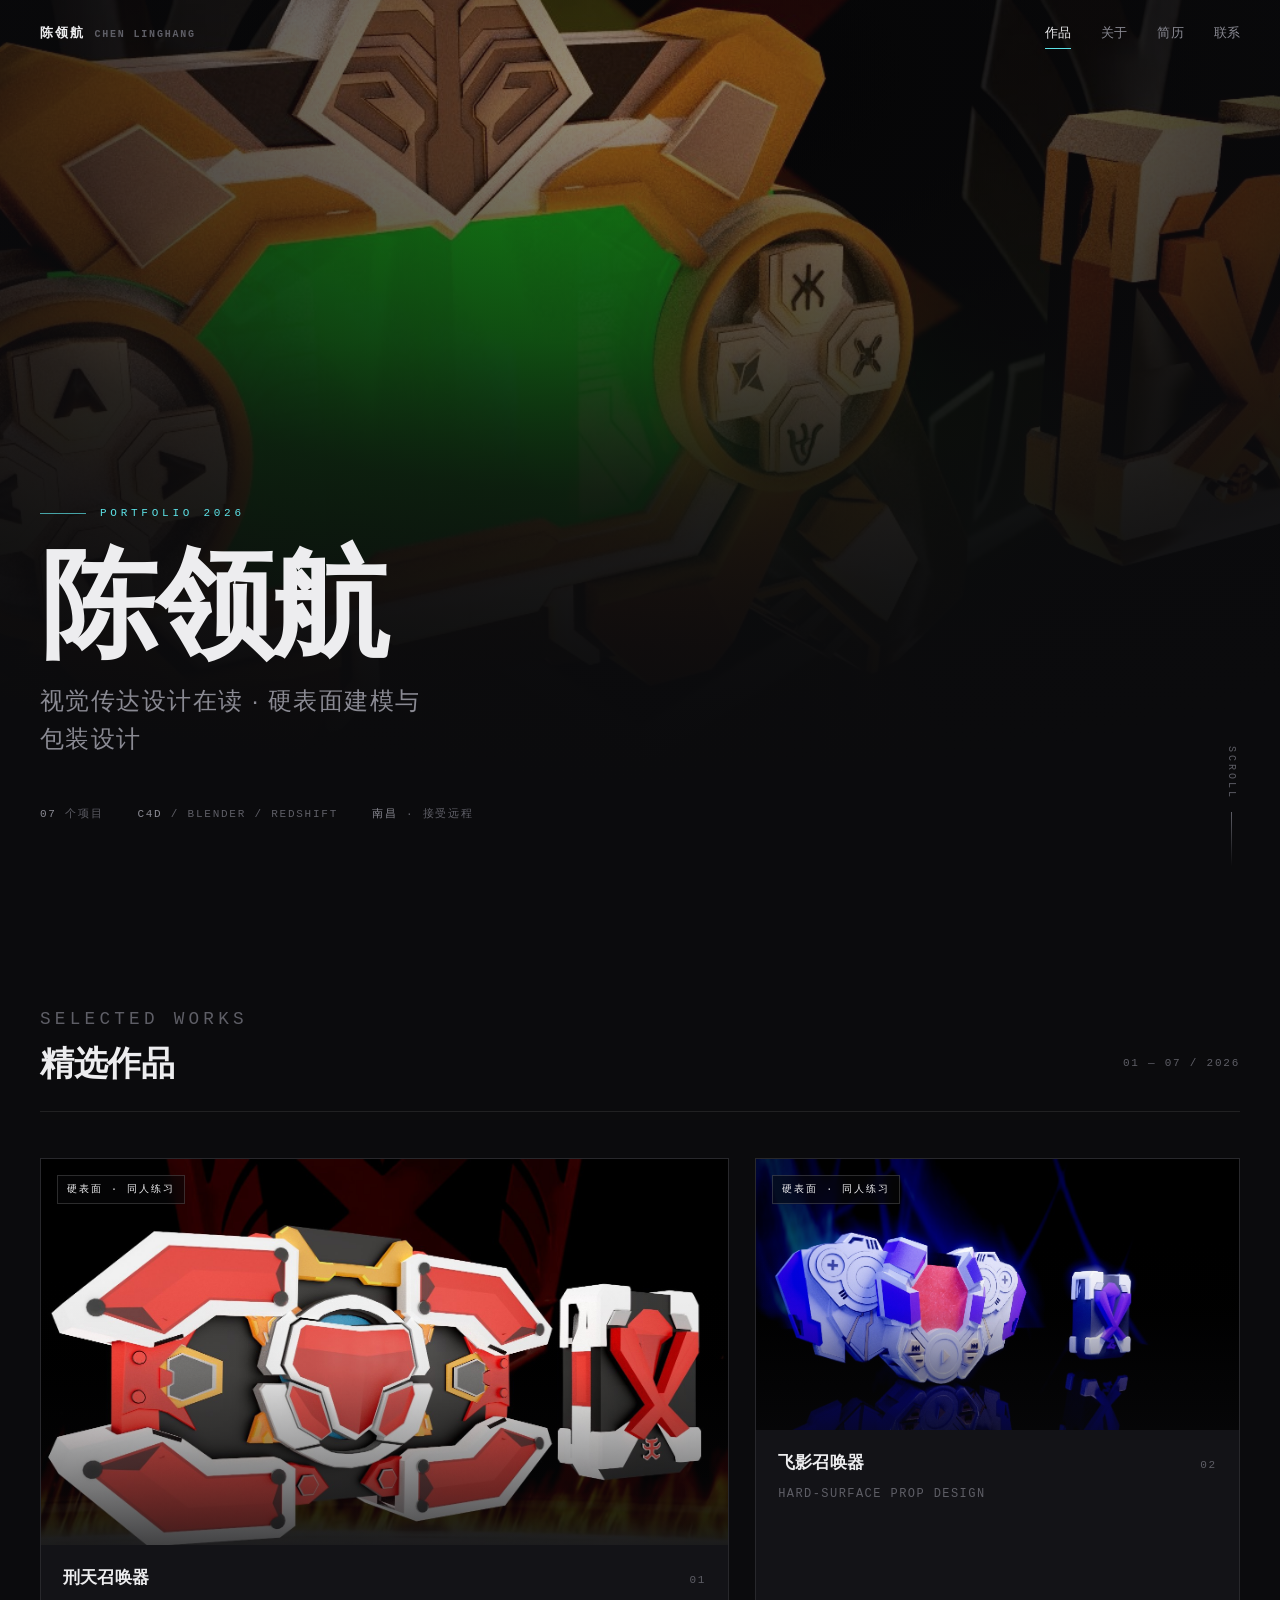
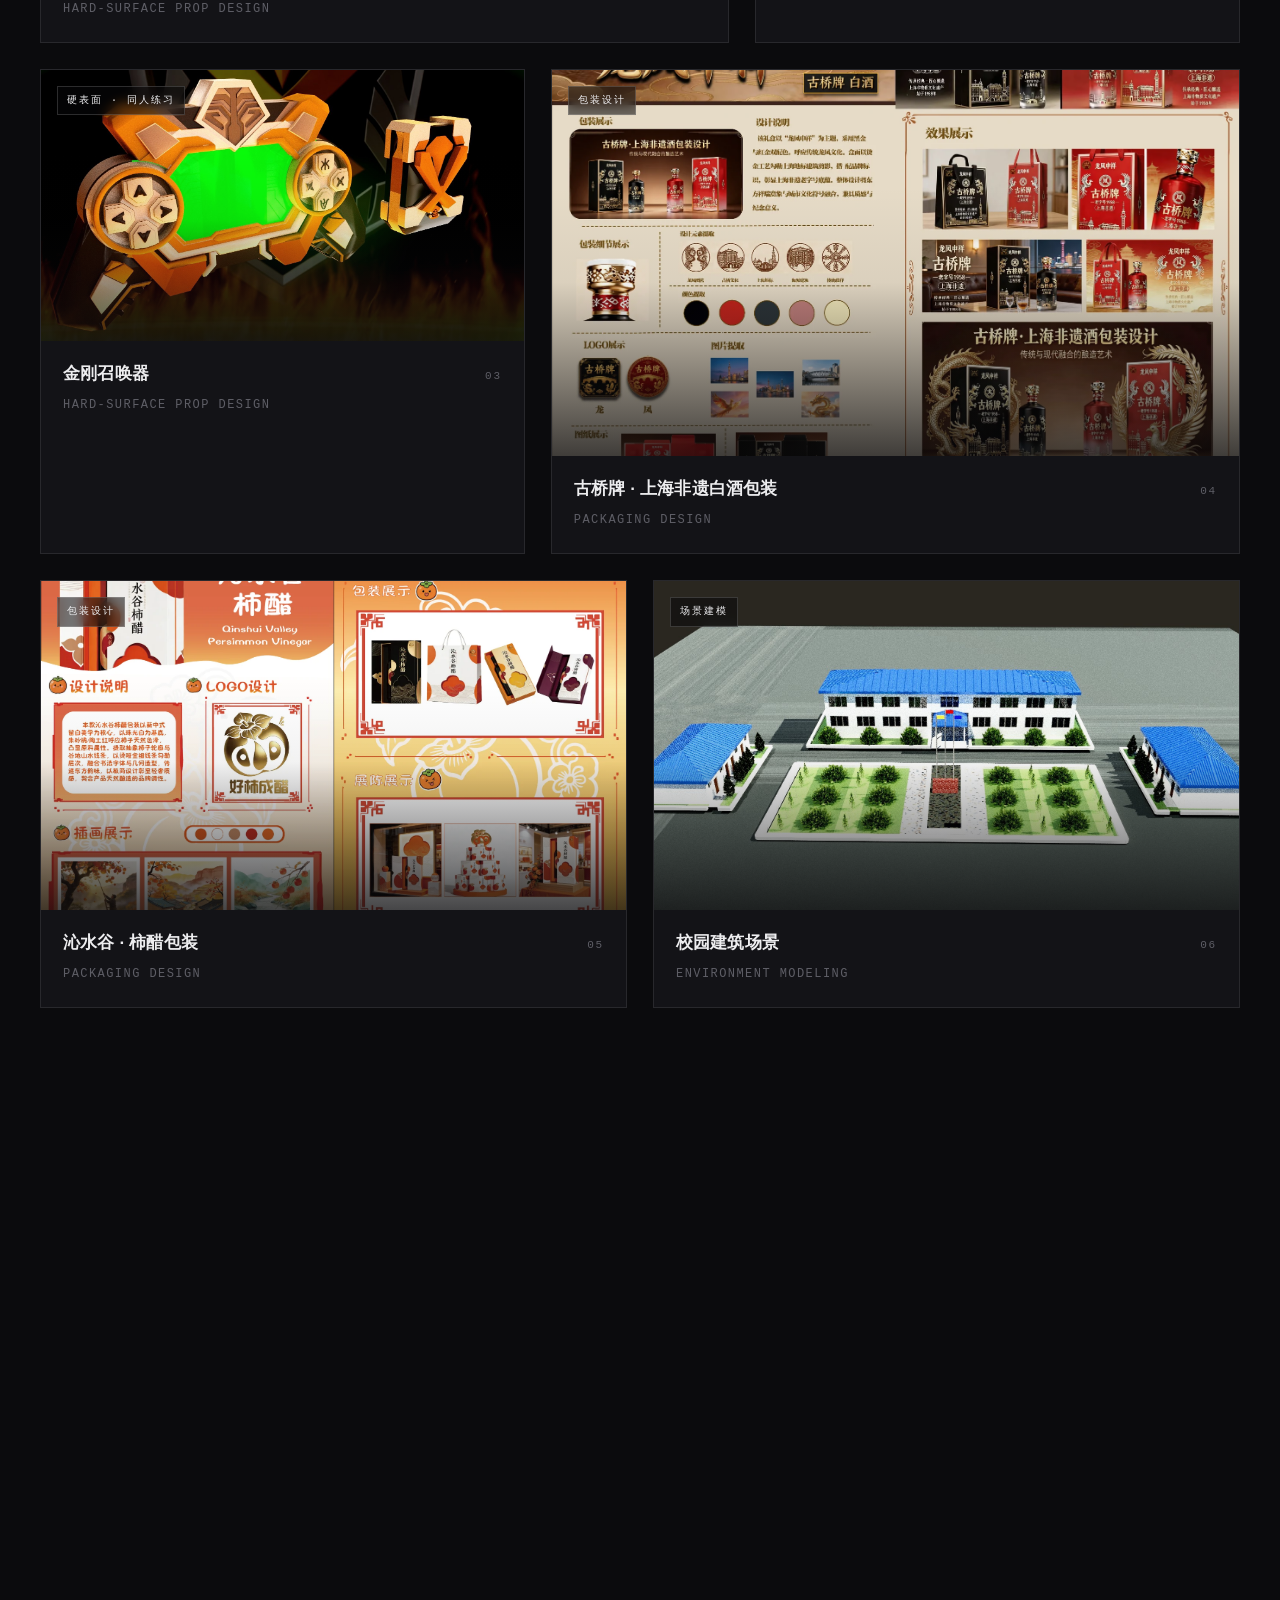
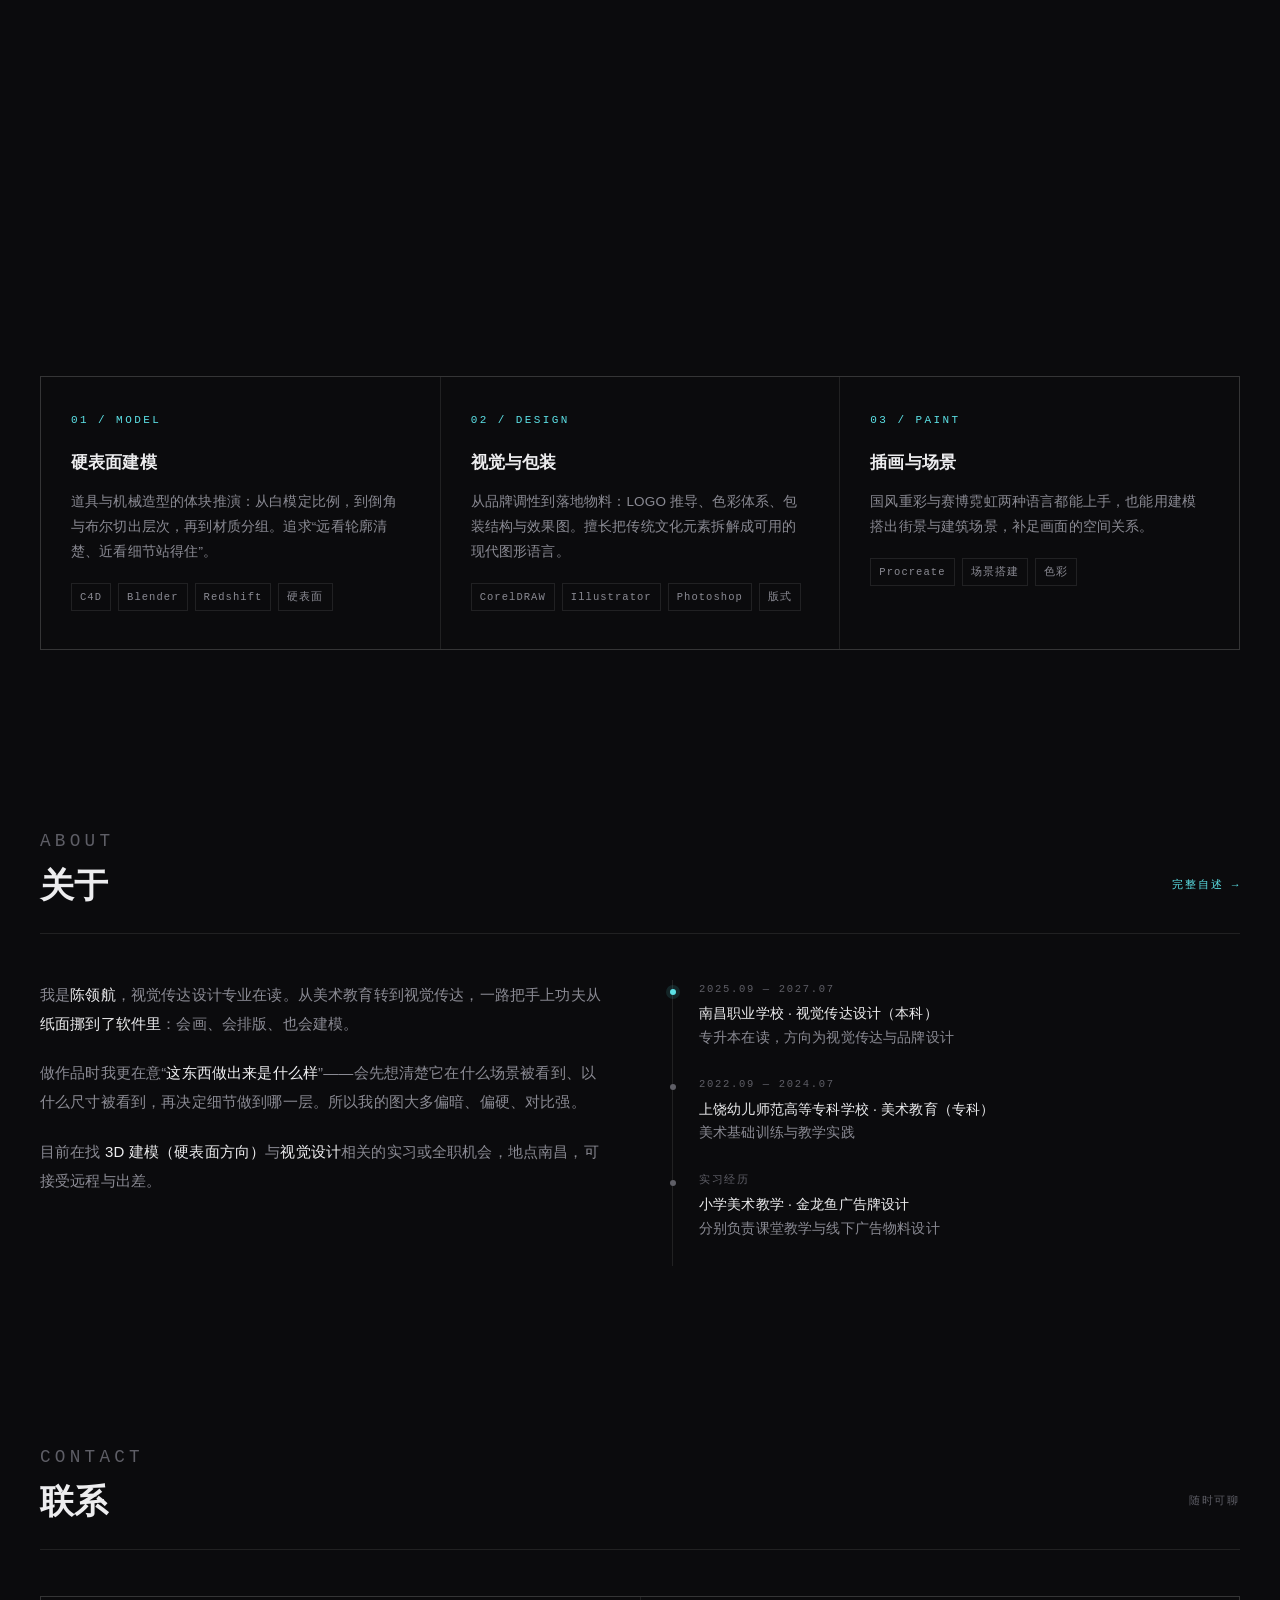
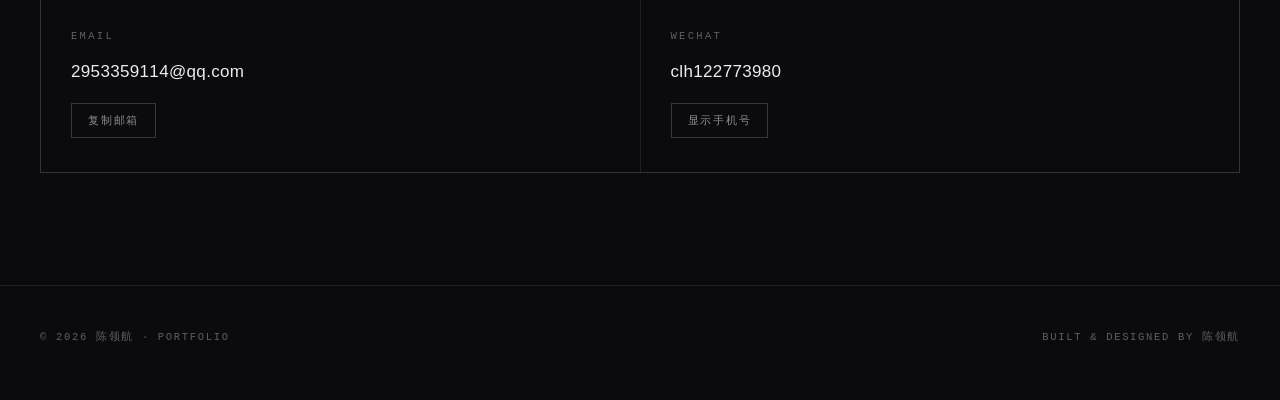
<file: index.html>
<!DOCTYPE html>
<html lang="zh-CN">
<head>
<meta charset="UTF-8">
<meta name="viewport" content="width=device-width, initial-scale=1">
<meta name="robots" content="noindex,nofollow,noarchive,nosnippet">
<title>陈领航 · 作品集 | 硬表面建模 · 包装设计</title>
<meta name="description" content="陈领航的个人作品集：硬表面道具建模、包装设计、建筑场景与插画。">
<link rel="stylesheet" href="assets/css/site.css">
</head>
<body>

<header class="nav">
  <div class="nav__inner">
    <a class="brand" href="index.html">陈领航<small>CHEN LINGHANG</small></a>
    <nav class="nav__links">
      <a href="index.html" aria-current="page">作品</a>
      <a href="about.html">关于</a>
      <a href="resume.html">简历</a>
      <a href="#contact">联系</a>
    </nav>
  </div>
</header>

<!-- ============ 封面 ============ -->
<section class="hero">
  <div class="hero__bg" style="background-image:url('assets/img/jingang-01.jpg')"></div>
  <div class="hero__veil"></div>
  <div class="hero__inner">
    <p class="hero__eyebrow">Portfolio 2026</p>
    <h1>
      陈领航
      <span>视觉传达设计在读 · 硬表面建模与包装设计</span>
    </h1>
    <div class="hero__meta">
      <span><b>07</b> 个项目</span>
      <span><b>C4D</b> / Blender / Redshift</span>
      <span><b>南昌</b> · 接受远程</span>
    </div>
  </div>
  <div class="hero__scroll">SCROLL</div>
</section>

<!-- ============ 精选作品 ============ -->
<section class="section" id="works">
  <div class="wrap">
    <div class="section__head reveal">
      <h2 class="section__title"><em>Selected Works</em>精选作品</h2>
      <p class="section__note">01 — 07 / 2026</p>
    </div>

    <div class="works">

      <a class="card card--7 reveal" href="works/xingtian.html">
        <div class="card__media">
          <span class="card__tag">硬表面 · 同人练习</span>
          <img src="assets/img/xingtian-01-exploded.jpg" alt="刑天召唤器 展开态与合体态" loading="lazy">
        </div>
        <div class="card__body">
          <div>
            <h3 class="card__title">刑天召唤器</h3>
            <span class="card__sub">Hard-surface Prop Design</span>
          </div>
          <span class="card__idx">01</span>
        </div>
      </a>

      <a class="card card--5 reveal" href="works/feiying.html">
        <div class="card__media">
          <span class="card__tag">硬表面 · 同人练习</span>
          <img src="assets/img/feiying-01.png" alt="飞影召唤器 双形态" loading="lazy">
        </div>
        <div class="card__body">
          <div>
            <h3 class="card__title">飞影召唤器</h3>
            <span class="card__sub">Hard-surface Prop Design</span>
          </div>
          <span class="card__idx">02</span>
        </div>
      </a>

      <a class="card card--5 reveal" href="works/jingang.html">
        <div class="card__media">
          <span class="card__tag">硬表面 · 同人练习</span>
          <img src="assets/img/jingang-01.jpg" alt="金刚召唤器 展开态与合体态" loading="lazy">
        </div>
        <div class="card__body">
          <div>
            <h3 class="card__title">金刚召唤器</h3>
            <span class="card__sub">Hard-surface Prop Design</span>
          </div>
          <span class="card__idx">03</span>
        </div>
      </a>

      <a class="card card--7 reveal" href="works/baijiu.html">
        <div class="card__media">
          <span class="card__tag">包装设计</span>
          <img src="assets/img/packaging-baijiu.webp" alt="古桥牌上海非遗白酒包装 项目展板" loading="lazy">
        </div>
        <div class="card__body">
          <div>
            <h3 class="card__title">古桥牌 · 上海非遗白酒包装</h3>
            <span class="card__sub">Packaging Design</span>
          </div>
          <span class="card__idx">04</span>
        </div>
      </a>

      <a class="card card--6 reveal" href="works/vinegar.html">
        <div class="card__media">
          <span class="card__tag">包装设计</span>
          <img src="assets/img/packaging-vinegar.webp" alt="沁水谷柿醋包装 项目展板" loading="lazy">
        </div>
        <div class="card__body">
          <div>
            <h3 class="card__title">沁水谷 · 柿醋包装</h3>
            <span class="card__sub">Packaging Design</span>
          </div>
          <span class="card__idx">05</span>
        </div>
      </a>

      <a class="card card--6 reveal" href="works/campus.html">
        <div class="card__media">
          <span class="card__tag">场景建模</span>
          <img src="assets/img/campus-01-overview.jpg" alt="校园建筑场景 总览" loading="lazy">
        </div>
        <div class="card__body">
          <div>
            <h3 class="card__title">校园建筑场景</h3>
            <span class="card__sub">Environment Modeling</span>
          </div>
          <span class="card__idx">06</span>
        </div>
      </a>

      <a class="card card--12 card--wide reveal" href="works/shoujing.html">
        <div class="card__media">
          <span class="card__tag">插画 · 毕业设计</span>
          <img src="assets/img/shoujing-01-waterink.jpg" alt="福建八闽守境兽录 插画系列" loading="lazy">
        </div>
        <div class="card__body">
          <div>
            <h3 class="card__title">《福建八闽守境兽录》插画系列设计</h3>
            <span class="card__sub">Illustration Series · Graduation Project</span>
          </div>
          <span class="card__idx">07</span>
        </div>
      </a>

    </div>
  </div>
</section>

<!-- ============ 能力 ============ -->
<section class="section section--tight" id="skills">
  <div class="wrap">
    <div class="section__head reveal">
      <h2 class="section__title"><em>Capability</em>我能做什么</h2>
      <p class="section__note">Tools &amp; Scope</p>
    </div>

    <div class="capabilities reveal">
      <div class="cap">
        <span class="cap__no">01 / MODEL</span>
        <h3>硬表面建模</h3>
        <p>道具与机械造型的体块推演：从白模定比例，到倒角与布尔切出层次，再到材质分组。追求“远看轮廓清楚、近看细节站得住”。</p>
        <ul>
          <li>C4D</li><li>Blender</li><li>Redshift</li><li>硬表面</li>
        </ul>
      </div>
      <div class="cap">
        <span class="cap__no">02 / DESIGN</span>
        <h3>视觉与包装</h3>
        <p>从品牌调性到落地物料：LOGO 推导、色彩体系、包装结构与效果图。擅长把传统文化元素拆解成可用的现代图形语言。</p>
        <ul>
          <li>CorelDRAW</li><li>Illustrator</li><li>Photoshop</li><li>版式</li>
        </ul>
      </div>
      <div class="cap">
        <span class="cap__no">03 / PAINT</span>
        <h3>插画与场景</h3>
        <p>国风重彩与赛博霓虹两种语言都能上手，也能用建模搭出街景与建筑场景，补足画面的空间关系。</p>
        <ul>
          <li>Procreate</li><li>场景搭建</li><li>色彩</li>
        </ul>
      </div>
    </div>
  </div>
</section>

<!-- ============ 关于 ============ -->
<section class="section" id="about">
  <div class="wrap">
    <div class="section__head reveal">
      <h2 class="section__title"><em>About</em>关于</h2>
      <p class="section__note"><a href="about.html" style="color:var(--accent)">完整自述 →</a></p>
    </div>

    <div class="about-block">
      <div class="reveal">
        <p>我是<strong>陈领航</strong>，视觉传达设计专业在读。从美术教育转到视觉传达，一路把手上功夫从<strong>纸面挪到了软件里</strong>：会画、会排版、也会建模。</p>
        <p>做作品时我更在意“<strong>这东西做出来是什么样</strong>”——会先想清楚它在什么场景被看到、以什么尺寸被看到，再决定细节做到哪一层。所以我的图大多偏暗、偏硬、对比强。</p>
        <p>目前在找 <strong>3D 建模（硬表面方向）</strong>与<strong>视觉设计</strong>相关的实习或全职机会，地点南昌，可接受远程与出差。</p>
      </div>
      <ul class="timeline reveal">
        <li class="is-now">
          <span>2025.09 — 2027.07</span>
          <b>南昌职业学校 · 视觉传达设计（本科）</b>
          专升本在读，方向为视觉传达与品牌设计
        </li>
        <li>
          <span>2022.09 — 2024.07</span>
          <b>上饶幼儿师范高等专科学校 · 美术教育（专科）</b>
          美术基础训练与教学实践
        </li>
        <li>
          <span>实习经历</span>
          <b>小学美术教学 · 金龙鱼广告牌设计</b>
          分别负责课堂教学与线下广告物料设计
        </li>
      </ul>
    </div>
  </div>
</section>

<!-- ============ 联系 ============ -->
<section class="section section--tight" id="contact">
  <div class="wrap">
    <div class="section__head reveal">
      <h2 class="section__title"><em>Contact</em>联系</h2>
      <p class="section__note">随时可聊</p>
    </div>

    <div class="contact reveal">
      <div class="contact__item">
        <span>Email</span>
        <a href="mailto:2953359114@qq.com">2953359114@qq.com</a>
        <div style="margin-top:16px">
          <button class="btn-ghost" data-copy="2953359114@qq.com">复制邮箱</button>
        </div>
      </div>
      <div class="contact__item">
        <span>WeChat</span>
        <strong>clh122773980</strong>
        <div style="margin-top:16px">
          <button class="btn-ghost" data-phone="13338237396">显示手机号</button>
        </div>
      </div>
    </div>
  </div>
</section>

<footer class="footer">
  <div class="wrap">
    <div class="footer__inner">
      <span>© 2026 陈领航 · Portfolio</span>
      <span>Built &amp; designed by 陈领航</span>
    </div>
  </div>
</footer>

<script src="assets/js/site.js"></script>
</body>
</html>
</file>
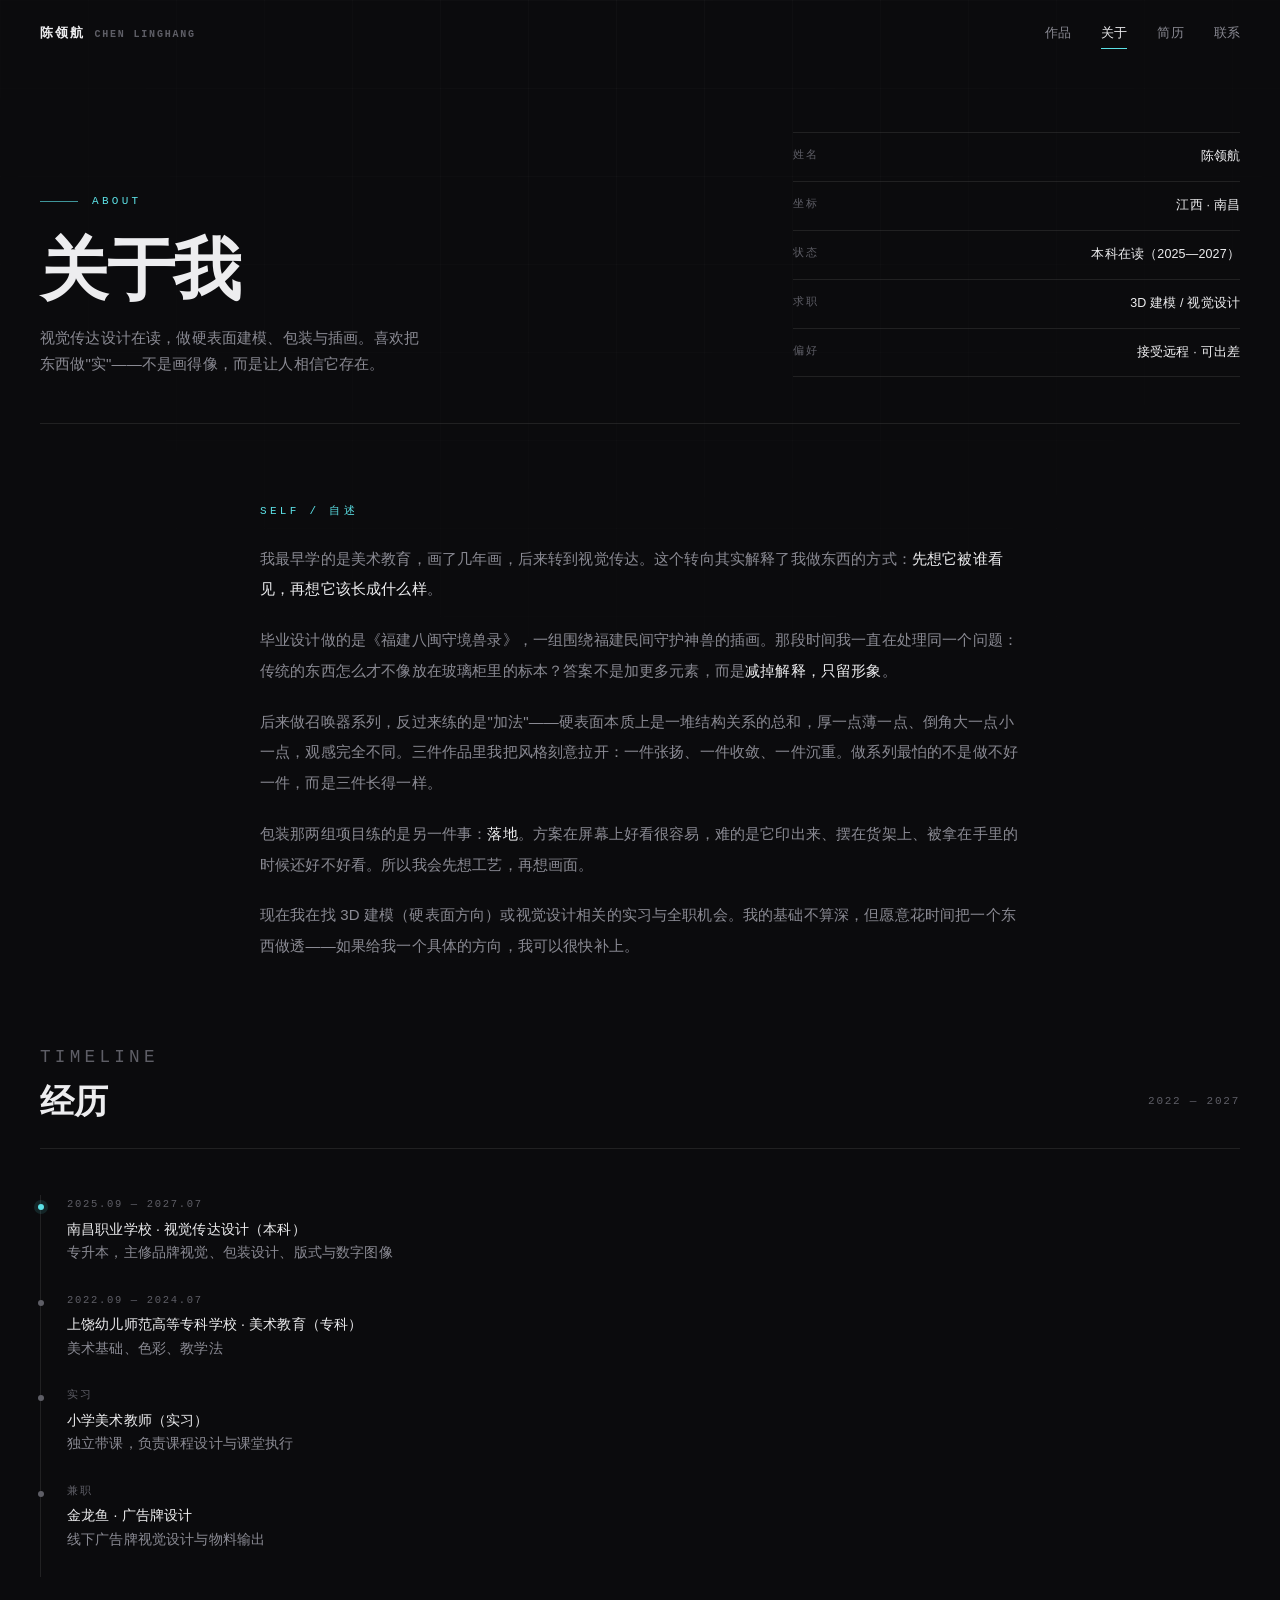
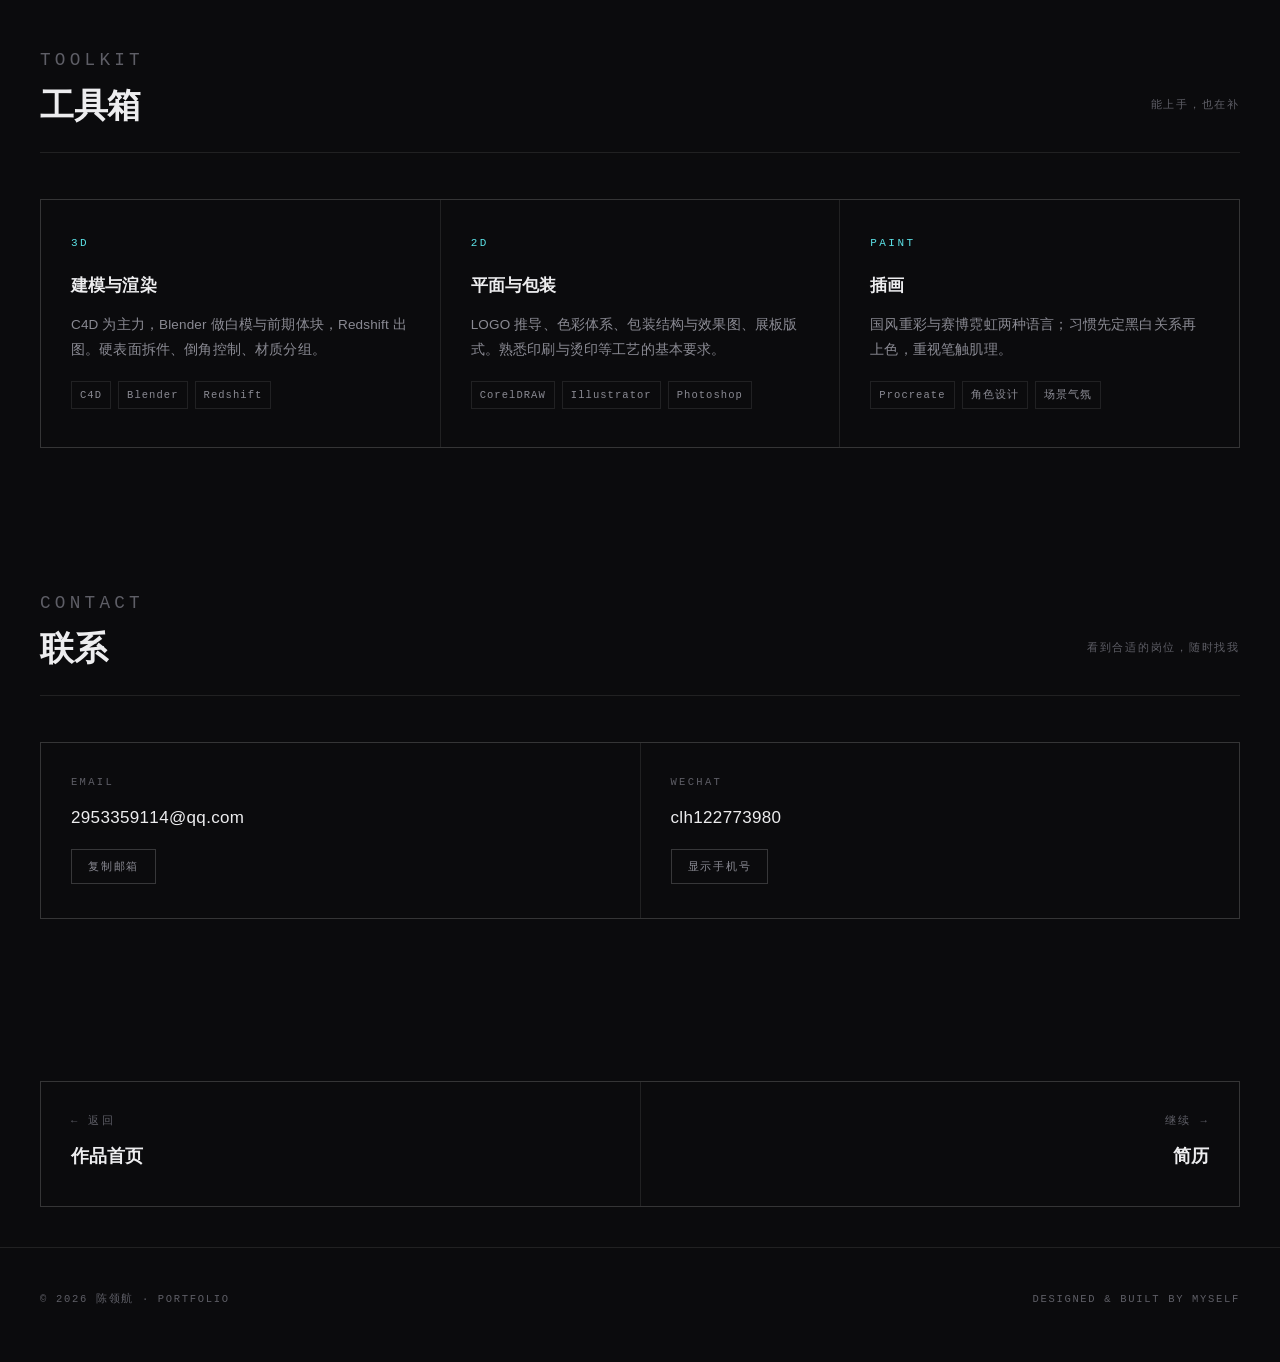
<file: about.html>
<!DOCTYPE html>
<html lang="zh-CN">
<head>
<meta charset="UTF-8">
<meta name="viewport" content="width=device-width, initial-scale=1">
<meta name="robots" content="noindex,nofollow,noarchive,nosnippet">
<title>关于 · 陈领航</title>
<link rel="stylesheet" href="assets/css/site.css">
</head>
<body>

<header class="nav">
  <div class="nav__inner">
    <a class="brand" href="index.html">陈领航<small>CHEN LINGHANG</small></a>
    <nav class="nav__links">
      <a href="index.html">作品</a>
      <a href="about.html" aria-current="page">关于</a>
      <a href="resume.html">简历</a>
      <a href="index.html#contact">联系</a>
    </nav>
  </div>
</header>

<main class="detail">
  <div class="wrap">

    <div class="detail__head">
      <div>
        <p class="detail__kicker">About</p>
        <h1>关于我</h1>
        <p class="detail__sub">视觉传达设计在读，做硬表面建模、包装与插画。喜欢把东西做"实"——不是画得像，而是让人相信它存在。</p>
      </div>
      <dl class="spec">
        <div><dt>姓名</dt><dd>陈领航</dd></div>
        <div><dt>坐标</dt><dd>江西 · 南昌</dd></div>
        <div><dt>状态</dt><dd>本科在读（2025—2027）</dd></div>
        <div><dt>求职</dt><dd>3D 建模 / 视觉设计</dd></div>
        <div><dt>偏好</dt><dd>接受远程 · 可出差</dd></div>
      </dl>
    </div>

    <section class="section" style="padding:78px 0 0">
      <div class="prose">
        <h2>Self / 自述</h2>

        <p>我最早学的是美术教育，画了几年画，后来转到视觉传达。这个转向其实解释了我做东西的方式：<strong>先想它被谁看见，再想它该长成什么样</strong>。</p>

        <p>毕业设计做的是《福建八闽守境兽录》，一组围绕福建民间守护神兽的插画。那段时间我一直在处理同一个问题：传统的东西怎么才不像放在玻璃柜里的标本？答案不是加更多元素，而是<strong>减掉解释，只留形象</strong>。</p>

        <p>后来做召唤器系列，反过来练的是"加法"——硬表面本质上是一堆结构关系的总和，厚一点薄一点、倒角大一点小一点，观感完全不同。三件作品里我把风格刻意拉开：一件张扬、一件收敛、一件沉重。做系列最怕的不是做不好一件，而是三件长得一样。</p>

        <p>包装那两组项目练的是另一件事：<strong>落地</strong>。方案在屏幕上好看很容易，难的是它印出来、摆在货架上、被拿在手里的时候还好不好看。所以我会先想工艺，再想画面。</p>

        <p>现在我在找 3D 建模（硬表面方向）或视觉设计相关的实习与全职机会。我的基础不算深，但愿意花时间把一个东西做透——如果给我一个具体的方向，我可以很快补上。</p>
      </div>
    </section>

    <section class="section" style="padding:64px 0 0">
      <div class="section__head reveal">
        <h2 class="section__title"><em>Timeline</em>经历</h2>
        <p class="section__note">2022 — 2027</p>
      </div>

      <ul class="timeline reveal">
        <li class="is-now">
          <span>2025.09 — 2027.07</span>
          <b>南昌职业学校 · 视觉传达设计（本科）</b>
          专升本，主修品牌视觉、包装设计、版式与数字图像
        </li>
        <li>
          <span>2022.09 — 2024.07</span>
          <b>上饶幼儿师范高等专科学校 · 美术教育（专科）</b>
          美术基础、色彩、教学法
        </li>
        <li>
          <span>实习</span>
          <b>小学美术教师（实习）</b>
          独立带课，负责课程设计与课堂执行
        </li>
        <li>
          <span>兼职</span>
          <b>金龙鱼 · 广告牌设计</b>
          线下广告牌视觉设计与物料输出
        </li>
      </ul>
    </section>

    <section class="section section--tight">
      <div class="section__head reveal">
        <h2 class="section__title"><em>Toolkit</em>工具箱</h2>
        <p class="section__note">能上手，也在补</p>
      </div>

      <div class="capabilities reveal">
        <div class="cap">
          <span class="cap__no">3D</span>
          <h3>建模与渲染</h3>
          <p>C4D 为主力，Blender 做白模与前期体块，Redshift 出图。硬表面拆件、倒角控制、材质分组。</p>
          <ul><li>C4D</li><li>Blender</li><li>Redshift</li></ul>
        </div>
        <div class="cap">
          <span class="cap__no">2D</span>
          <h3>平面与包装</h3>
          <p>LOGO 推导、色彩体系、包装结构与效果图、展板版式。熟悉印刷与烫印等工艺的基本要求。</p>
          <ul><li>CorelDRAW</li><li>Illustrator</li><li>Photoshop</li></ul>
        </div>
        <div class="cap">
          <span class="cap__no">PAINT</span>
          <h3>插画</h3>
          <p>国风重彩与赛博霓虹两种语言；习惯先定黑白关系再上色，重视笔触肌理。</p>
          <ul><li>Procreate</li><li>角色设计</li><li>场景气氛</li></ul>
        </div>
      </div>
    </section>

    <section class="section section--tight" id="contact">
      <div class="section__head reveal">
        <h2 class="section__title"><em>Contact</em>联系</h2>
        <p class="section__note">看到合适的岗位，随时找我</p>
      </div>

      <div class="contact reveal">
        <div class="contact__item">
          <span>Email</span>
          <a href="mailto:2953359114@qq.com">2953359114@qq.com</a>
          <div style="margin-top:16px">
            <button class="btn-ghost" data-copy="2953359114@qq.com">复制邮箱</button>
          </div>
        </div>
        <div class="contact__item">
          <span>WeChat</span>
          <strong>clh122773980</strong>
          <div style="margin-top:16px">
            <button class="btn-ghost" data-phone="13338237396">显示手机号</button>
          </div>
        </div>
      </div>
    </section>

    <nav class="pager">
      <a class="prev" href="index.html">
        <span>← 返回</span>
        <strong>作品首页</strong>
      </a>
      <a class="next" href="resume.html">
        <span>继续 →</span>
        <strong>简历</strong>
      </a>
    </nav>

  </div>
</main>

<footer class="footer">
  <div class="wrap">
    <div class="footer__inner">
      <span>© 2026 陈领航 · Portfolio</span>
      <span>Designed &amp; built by myself</span>
    </div>
  </div>
</footer>

<script src="assets/js/site.js"></script>
</body>
</html>
</file>
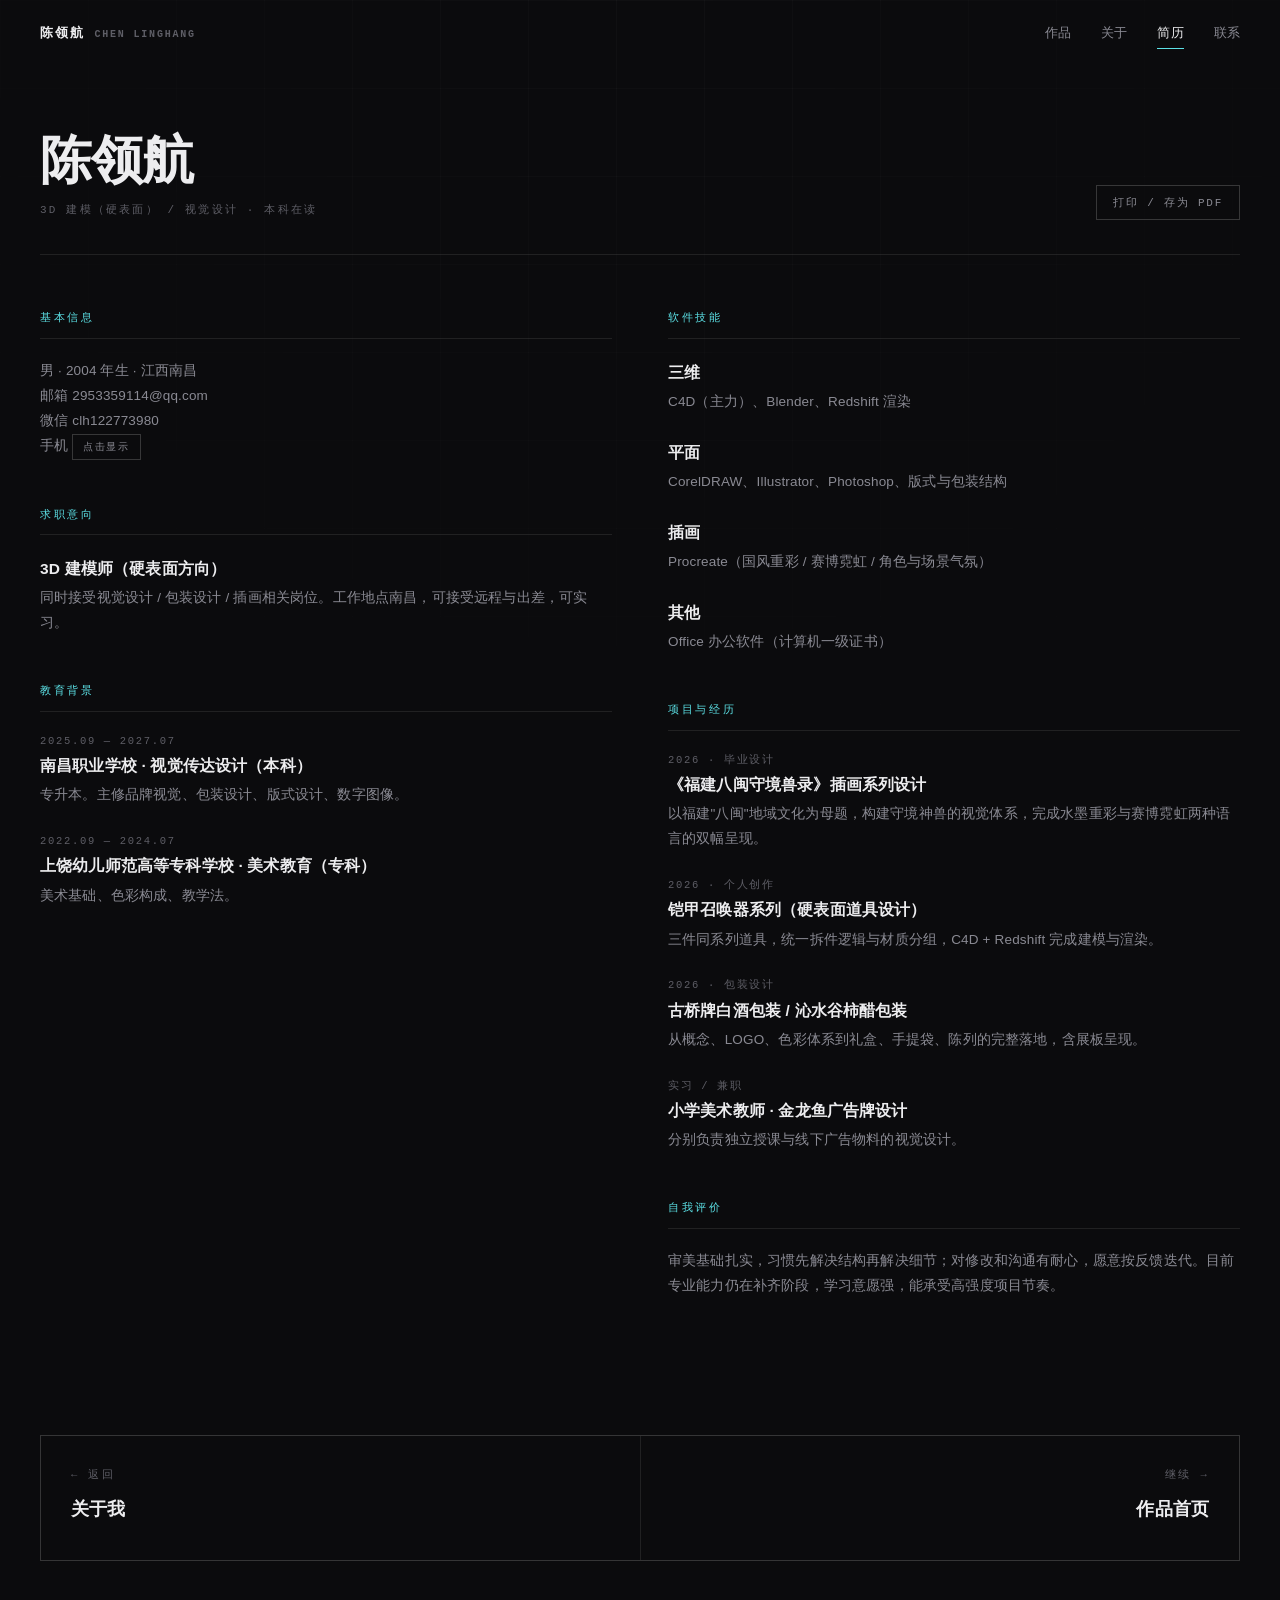
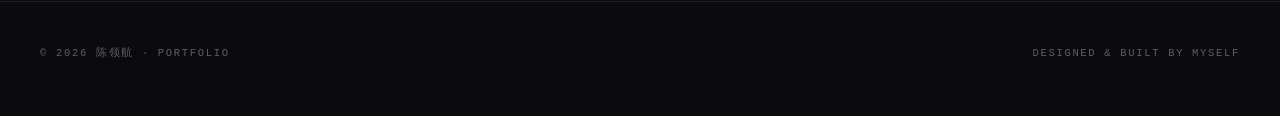
<file: resume.html>
<!DOCTYPE html>
<html lang="zh-CN">
<head>
<meta charset="UTF-8">
<meta name="viewport" content="width=device-width, initial-scale=1">
<meta name="robots" content="noindex,nofollow,noarchive,nosnippet">
<title>简历 · 陈领航</title>
<link rel="stylesheet" href="assets/css/site.css">
</head>
<body>

<header class="nav">
  <div class="nav__inner">
    <a class="brand" href="index.html">陈领航<small>CHEN LINGHANG</small></a>
    <nav class="nav__links">
      <a href="index.html">作品</a>
      <a href="about.html">关于</a>
      <a href="resume.html" aria-current="page">简历</a>
      <a href="index.html#contact">联系</a>
    </nav>
  </div>
</header>

<main class="detail">
  <div class="wrap">

    <div class="resume-head">
      <div>
        <h1>陈领航</h1>
        <p>3D 建模（硬表面） / 视觉设计 · 本科在读</p>
      </div>
      <button class="btn-ghost" onclick="window.print()">打印 / 存为 PDF</button>
    </div>

    <div class="resume-grid">

      <div>
        <div class="resume-block">
          <h2>基本信息</h2>
          <div class="resume-item">
            <p>男 · 2004 年生 · 江西南昌<br>
            邮箱 2953359114@qq.com<br>
            微信 clh122773980<br>
            手机 <button class="btn-ghost" style="padding:5px 10px;font-size:10px" data-phone="13338237396">点击显示</button></p>
          </div>
        </div>

        <div class="resume-block">
          <h2>求职意向</h2>
          <div class="resume-item">
            <h3>3D 建模师（硬表面方向）</h3>
            <p>同时接受视觉设计 / 包装设计 / 插画相关岗位。工作地点南昌，可接受远程与出差，可实习。</p>
          </div>
        </div>

        <div class="resume-block">
          <h2>教育背景</h2>
          <div class="resume-item">
            <em>2025.09 — 2027.07</em>
            <h3>南昌职业学校 · 视觉传达设计（本科）</h3>
            <p>专升本。主修品牌视觉、包装设计、版式设计、数字图像。</p>
          </div>
          <div class="resume-item">
            <em>2022.09 — 2024.07</em>
            <h3>上饶幼儿师范高等专科学校 · 美术教育（专科）</h3>
            <p>美术基础、色彩构成、教学法。</p>
          </div>
        </div>
      </div>

      <div>
        <div class="resume-block">
          <h2>软件技能</h2>
          <div class="resume-item">
            <h3>三维</h3>
            <p>C4D（主力）、Blender、Redshift 渲染</p>
          </div>
          <div class="resume-item">
            <h3>平面</h3>
            <p>CorelDRAW、Illustrator、Photoshop、版式与包装结构</p>
          </div>
          <div class="resume-item">
            <h3>插画</h3>
            <p>Procreate（国风重彩 / 赛博霓虹 / 角色与场景气氛）</p>
          </div>
          <div class="resume-item">
            <h3>其他</h3>
            <p>Office 办公软件（计算机一级证书）</p>
          </div>
        </div>

        <div class="resume-block">
          <h2>项目与经历</h2>
          <div class="resume-item">
            <em>2026 · 毕业设计</em>
            <h3>《福建八闽守境兽录》插画系列设计</h3>
            <p>以福建"八闽"地域文化为母题，构建守境神兽的视觉体系，完成水墨重彩与赛博霓虹两种语言的双幅呈现。</p>
          </div>
          <div class="resume-item">
            <em>2026 · 个人创作</em>
            <h3>铠甲召唤器系列（硬表面道具设计）</h3>
            <p>三件同系列道具，统一拆件逻辑与材质分组，C4D + Redshift 完成建模与渲染。</p>
          </div>
          <div class="resume-item">
            <em>2026 · 包装设计</em>
            <h3>古桥牌白酒包装 / 沁水谷柿醋包装</h3>
            <p>从概念、LOGO、色彩体系到礼盒、手提袋、陈列的完整落地，含展板呈现。</p>
          </div>
          <div class="resume-item">
            <em>实习 / 兼职</em>
            <h3>小学美术教师 · 金龙鱼广告牌设计</h3>
            <p>分别负责独立授课与线下广告物料的视觉设计。</p>
          </div>
        </div>

        <div class="resume-block">
          <h2>自我评价</h2>
          <div class="resume-item">
            <p>审美基础扎实，习惯先解决结构再解决细节；对修改和沟通有耐心，愿意按反馈迭代。目前专业能力仍在补齐阶段，学习意愿强，能承受高强度项目节奏。</p>
          </div>
        </div>
      </div>

    </div>

    <nav class="pager">
      <a class="prev" href="about.html">
        <span>← 返回</span>
        <strong>关于我</strong>
      </a>
      <a class="next" href="index.html">
        <span>继续 →</span>
        <strong>作品首页</strong>
      </a>
    </nav>

  </div>
</main>

<footer class="footer">
  <div class="wrap">
    <div class="footer__inner">
      <span>© 2026 陈领航 · Portfolio</span>
      <span>Designed &amp; built by myself</span>
    </div>
  </div>
</footer>

<script src="assets/js/site.js"></script>
</body>
</html>
</file>
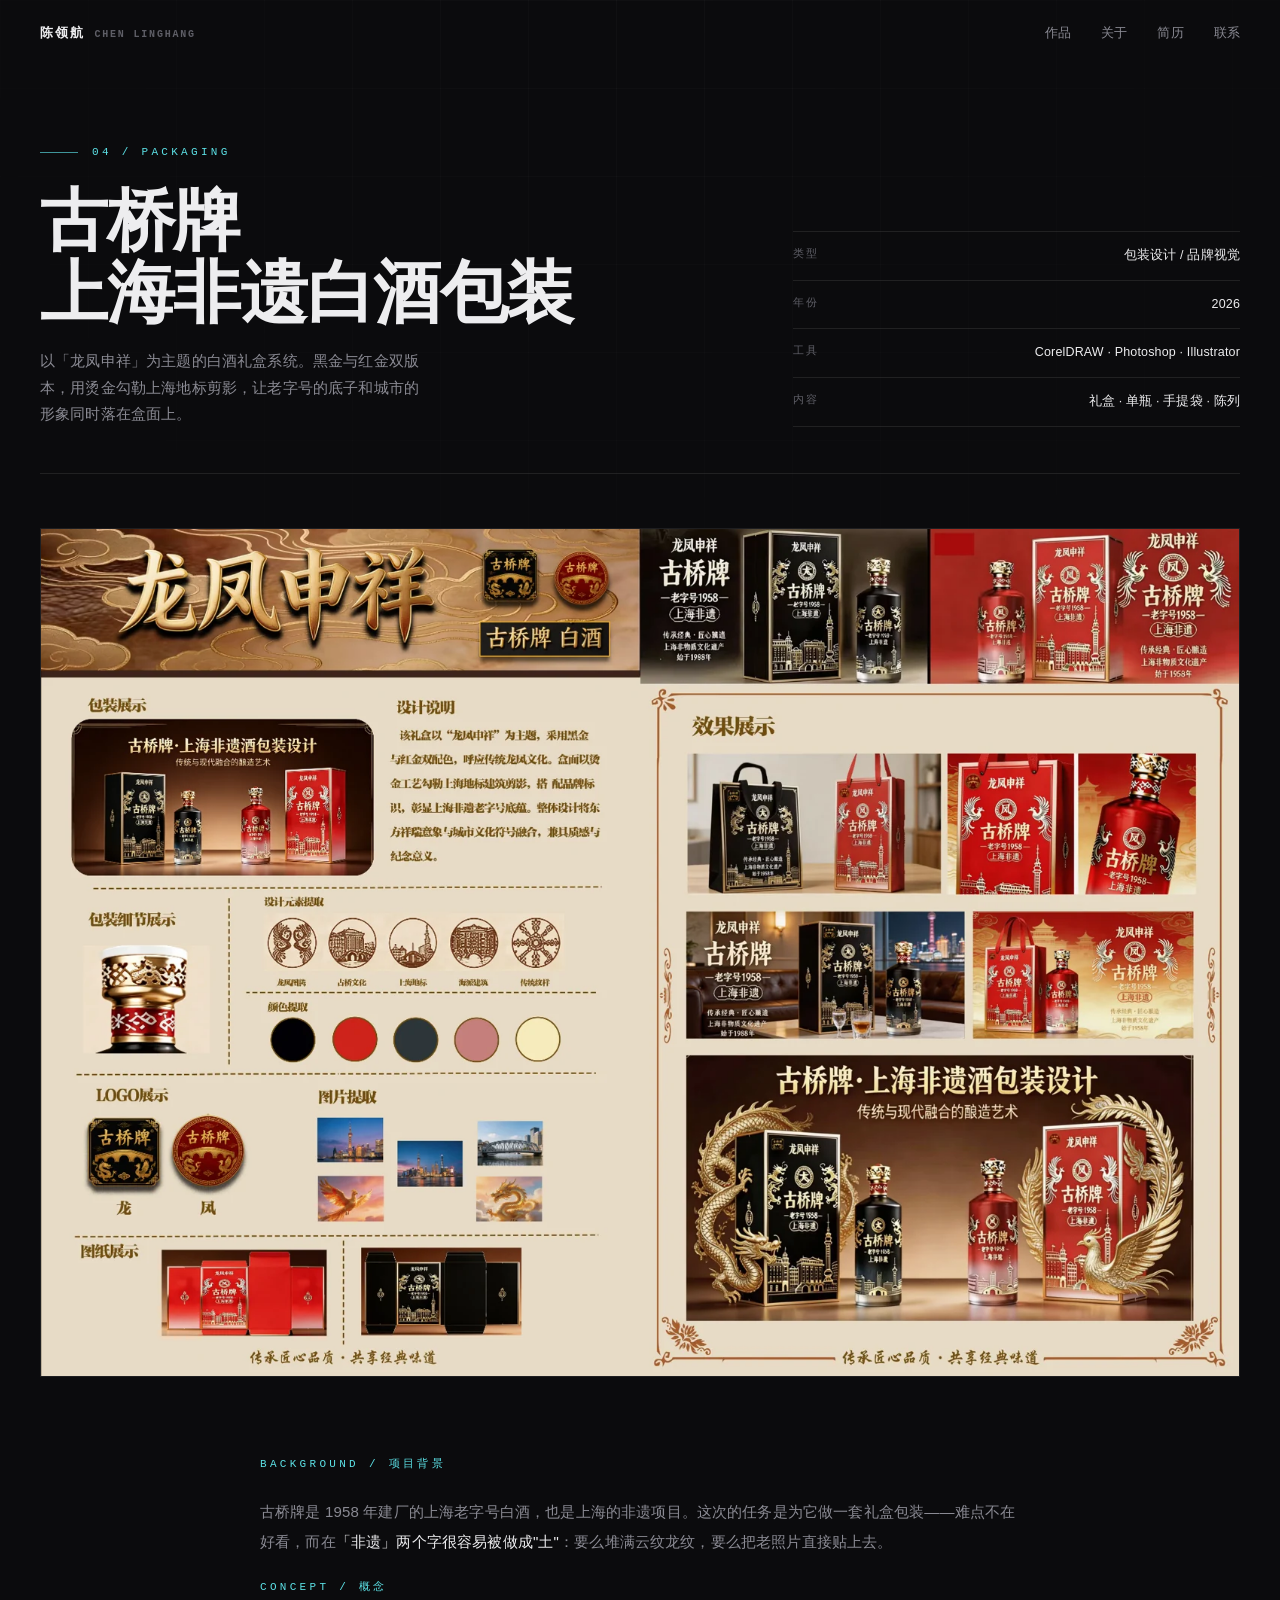
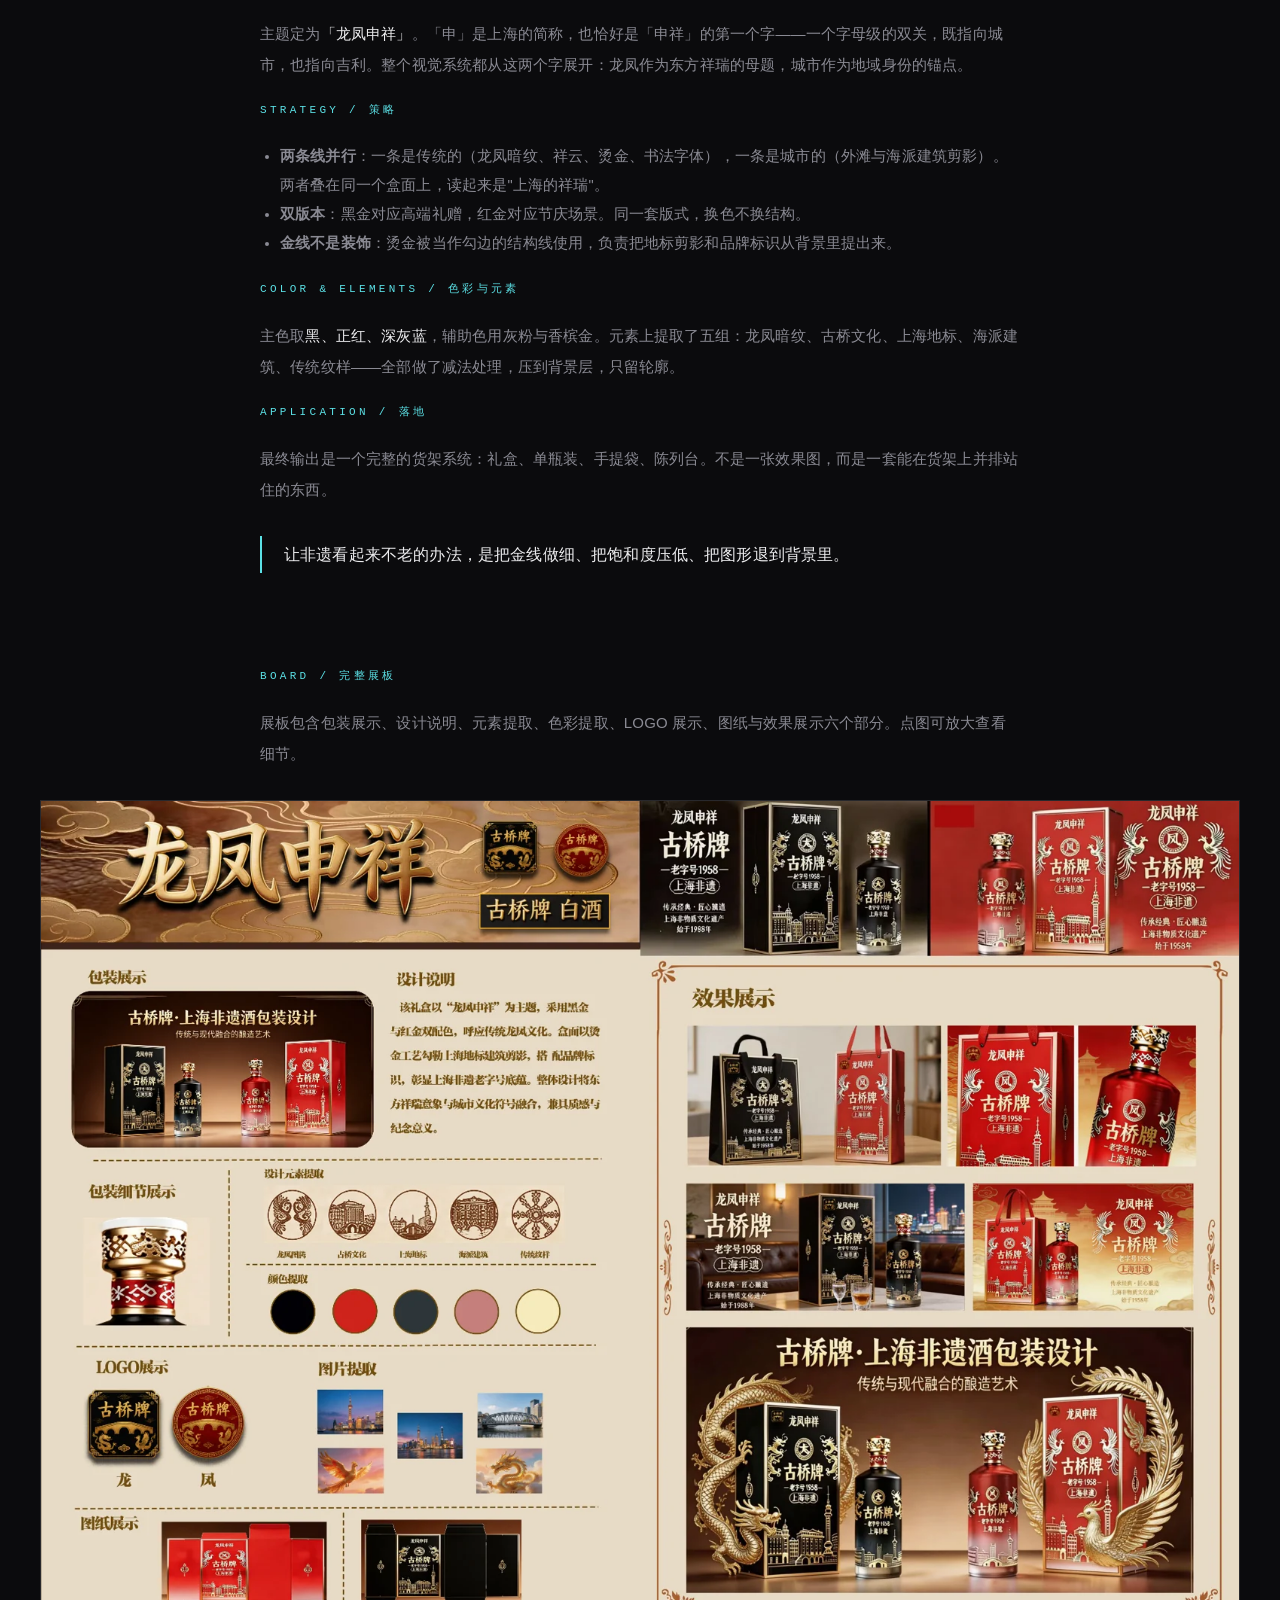
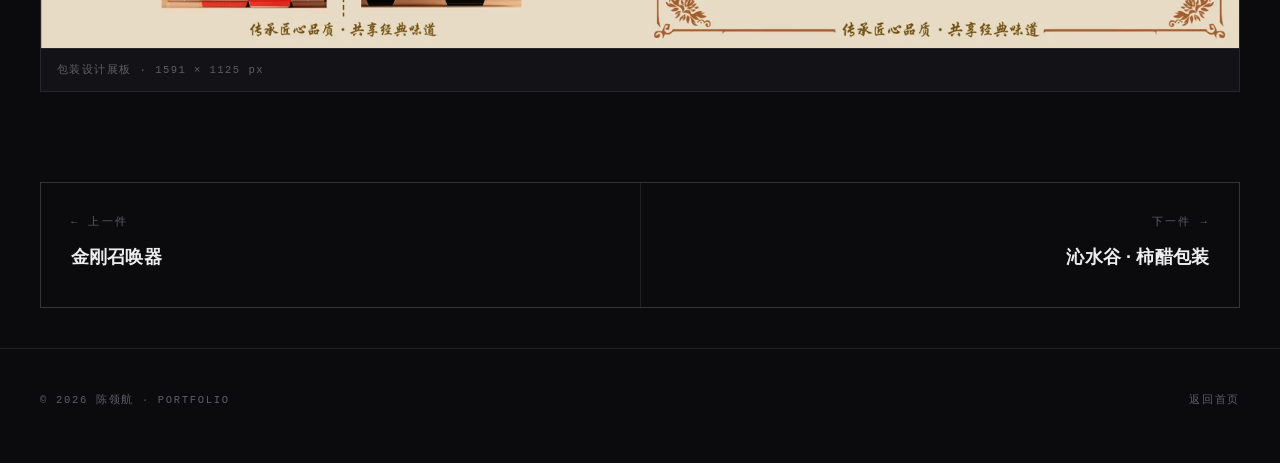
<file: works/baijiu.html>
<!DOCTYPE html>
<html lang="zh-CN">
<head>
<meta charset="UTF-8">
<meta name="viewport" content="width=device-width, initial-scale=1">
<meta name="robots" content="noindex,nofollow,noarchive,nosnippet">
<title>古桥牌 · 上海非遗白酒包装 · 陈领航作品集</title>
<link rel="stylesheet" href="../assets/css/site.css">
</head>
<body>

<header class="nav">
  <div class="nav__inner">
    <a class="brand" href="../index.html">陈领航<small>CHEN LINGHANG</small></a>
    <nav class="nav__links">
      <a href="../index.html">作品</a>
      <a href="../about.html">关于</a>
      <a href="../resume.html">简历</a>
      <a href="../index.html#contact">联系</a>
    </nav>
  </div>
</header>

<main class="detail">
  <div class="wrap">

    <div class="detail__head">
      <div>
        <p class="detail__kicker">04 / Packaging</p>
        <h1>古桥牌<br>上海非遗白酒包装</h1>
        <p class="detail__sub">以「龙凤申祥」为主题的白酒礼盒系统。黑金与红金双版本，用烫金勾勒上海地标剪影，让老字号的底子和城市的形象同时落在盒面上。</p>
      </div>
      <dl class="spec">
        <div><dt>类型</dt><dd>包装设计 / 品牌视觉</dd></div>
        <div><dt>年份</dt><dd>2026</dd></div>
        <div><dt>工具</dt><dd>CorelDRAW · Photoshop · Illustrator</dd></div>
        <div><dt>内容</dt><dd>礼盒 · 单瓶 · 手提袋 · 陈列</dd></div>
      </dl>
    </div>

    <figure class="hero-shot" data-zoom>
      <img src="../assets/img/packaging-baijiu.webp" alt="古桥牌上海非遗白酒包装 项目展板">
    </figure>

    <section class="section" style="padding:78px 0 0">
      <div class="prose">
        <h2>Background / 项目背景</h2>

        <p>古桥牌是 1958 年建厂的上海老字号白酒，也是上海的非遗项目。这次的任务是为它做一套礼盒包装——难点不在好看，而在<strong>「非遗」两个字很容易被做成"土"</strong>：要么堆满云纹龙纹，要么把老照片直接贴上去。</p>

        <h2>Concept / 概念</h2>

        <p>主题定为<strong>「龙凤申祥」</strong>。「申」是上海的简称，也恰好是「申祥」的第一个字——一个字母级的双关，既指向城市，也指向吉利。整个视觉系统都从这两个字展开：龙凤作为东方祥瑞的母题，城市作为地域身份的锚点。</p>

        <h2>Strategy / 策略</h2>

        <ul>
          <li><strong>两条线并行</strong>：一条是传统的（龙凤暗纹、祥云、烫金、书法字体），一条是城市的（外滩与海派建筑剪影）。两者叠在同一个盒面上，读起来是"上海的祥瑞"。</li>
          <li><strong>双版本</strong>：黑金对应高端礼赠，红金对应节庆场景。同一套版式，换色不换结构。</li>
          <li><strong>金线不是装饰</strong>：烫金被当作勾边的结构线使用，负责把地标剪影和品牌标识从背景里提出来。</li>
        </ul>

        <h2>Color &amp; Elements / 色彩与元素</h2>

        <p>主色取<strong>黑、正红、深灰蓝</strong>，辅助色用灰粉与香槟金。元素上提取了五组：龙凤暗纹、古桥文化、上海地标、海派建筑、传统纹样——全部做了减法处理，压到背景层，只留轮廓。</p>

        <h2>Application / 落地</h2>

        <p>最终输出是一个完整的货架系统：礼盒、单瓶装、手提袋、陈列台。不是一张效果图，而是一套能在货架上并排站住的东西。</p>

        <blockquote>让非遗看起来不老的办法，是把金线做细、把饱和度压低、把图形退到背景里。</blockquote>
      </div>
    </section>

    <section class="section" style="padding:64px 0 0">
      <div class="prose">
        <h2>Board / 完整展板</h2>
        <p>展板包含包装展示、设计说明、元素提取、色彩提取、LOGO 展示、图纸与效果展示六个部分。点图可放大查看细节。</p>
      </div>

      <div class="gallery gallery--single" style="margin-top:30px">
        <figure>
          <img src="../assets/img/packaging-baijiu.webp" alt="古桥牌包装设计完整展板" data-zoom loading="lazy">
          <figcaption>包装设计展板 · 1591 × 1125 px</figcaption>
        </figure>
      </div>
    </section>

    <nav class="pager">
      <a class="prev" href="jingang.html">
        <span>← 上一件</span>
        <strong>金刚召唤器</strong>
      </a>
      <a class="next" href="vinegar.html">
        <span>下一件 →</span>
        <strong>沁水谷 · 柿醋包装</strong>
      </a>
    </nav>

  </div>
</main>

<footer class="footer">
  <div class="wrap">
    <div class="footer__inner">
      <span>© 2026 陈领航 · Portfolio</span>
      <span><a href="../index.html">返回首页</a></span>
    </div>
  </div>
</footer>

<script src="../assets/js/site.js"></script>
</body>
</html>
</file>
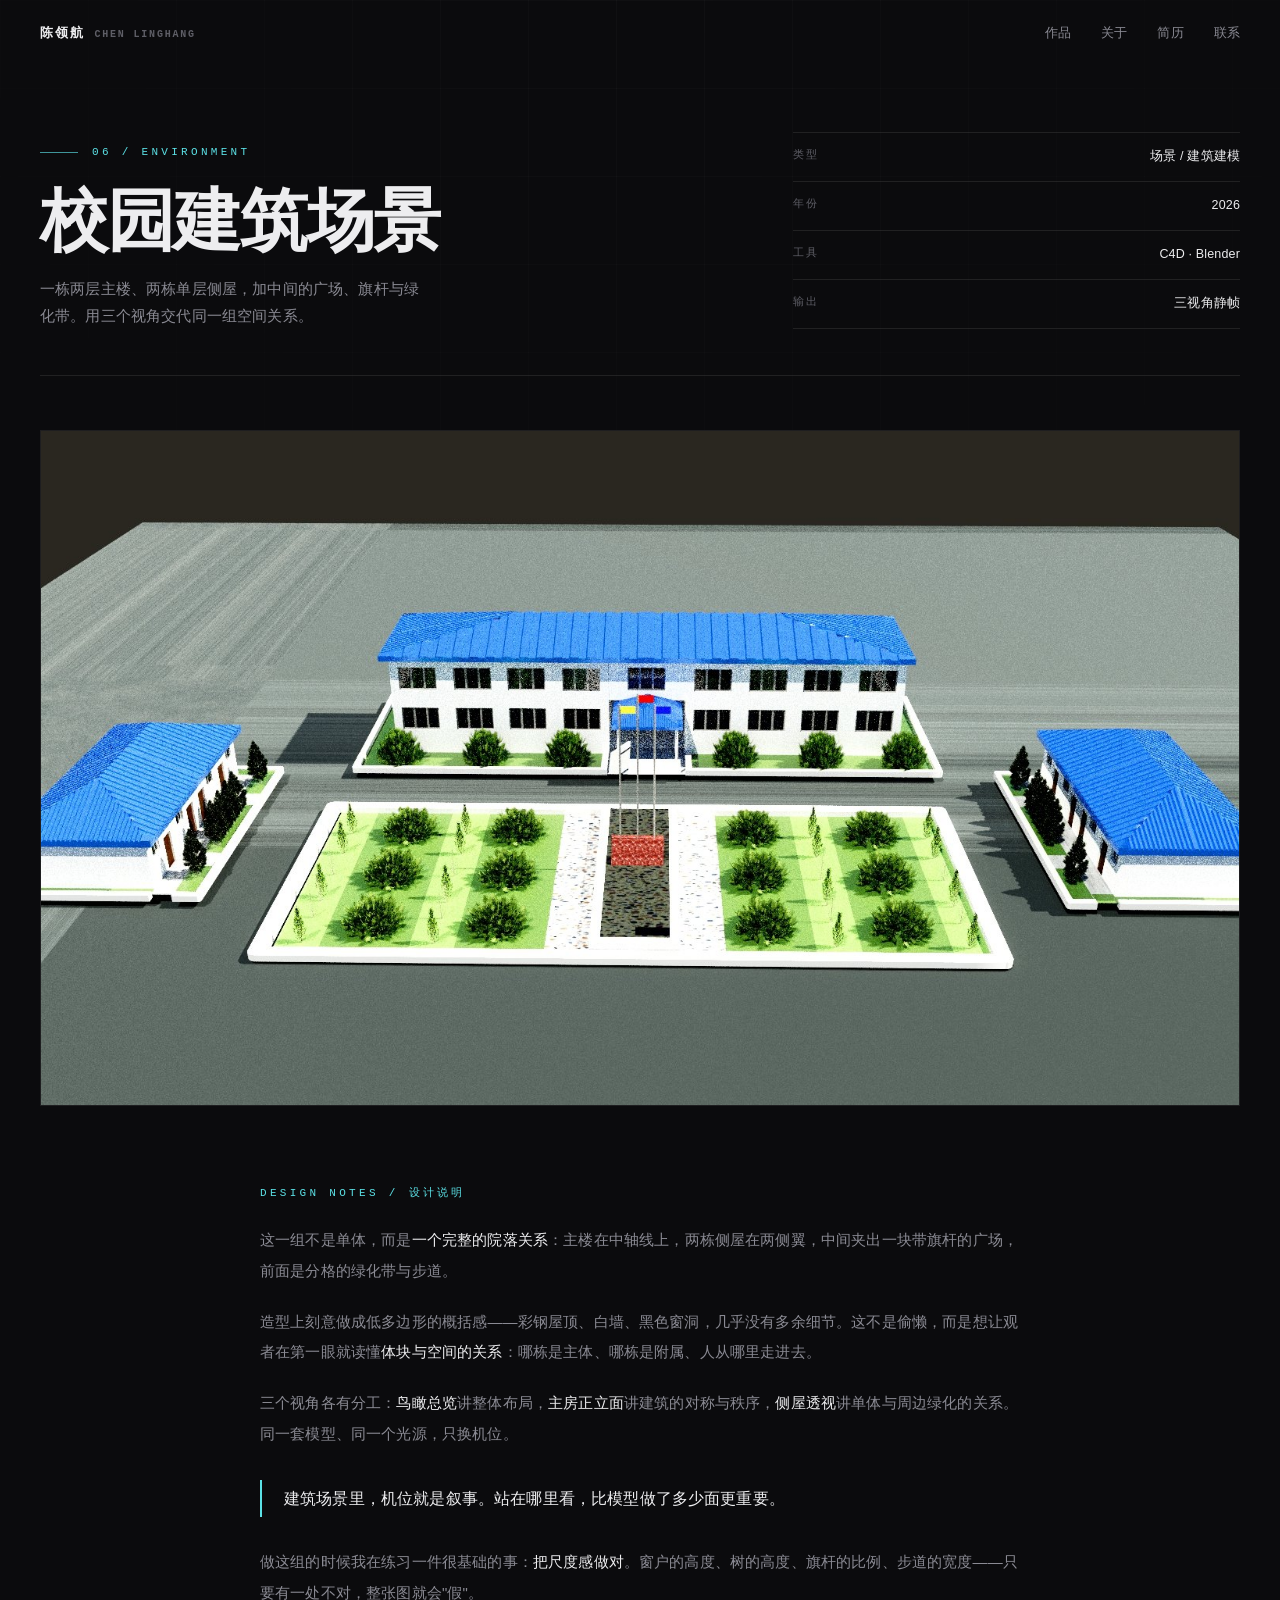
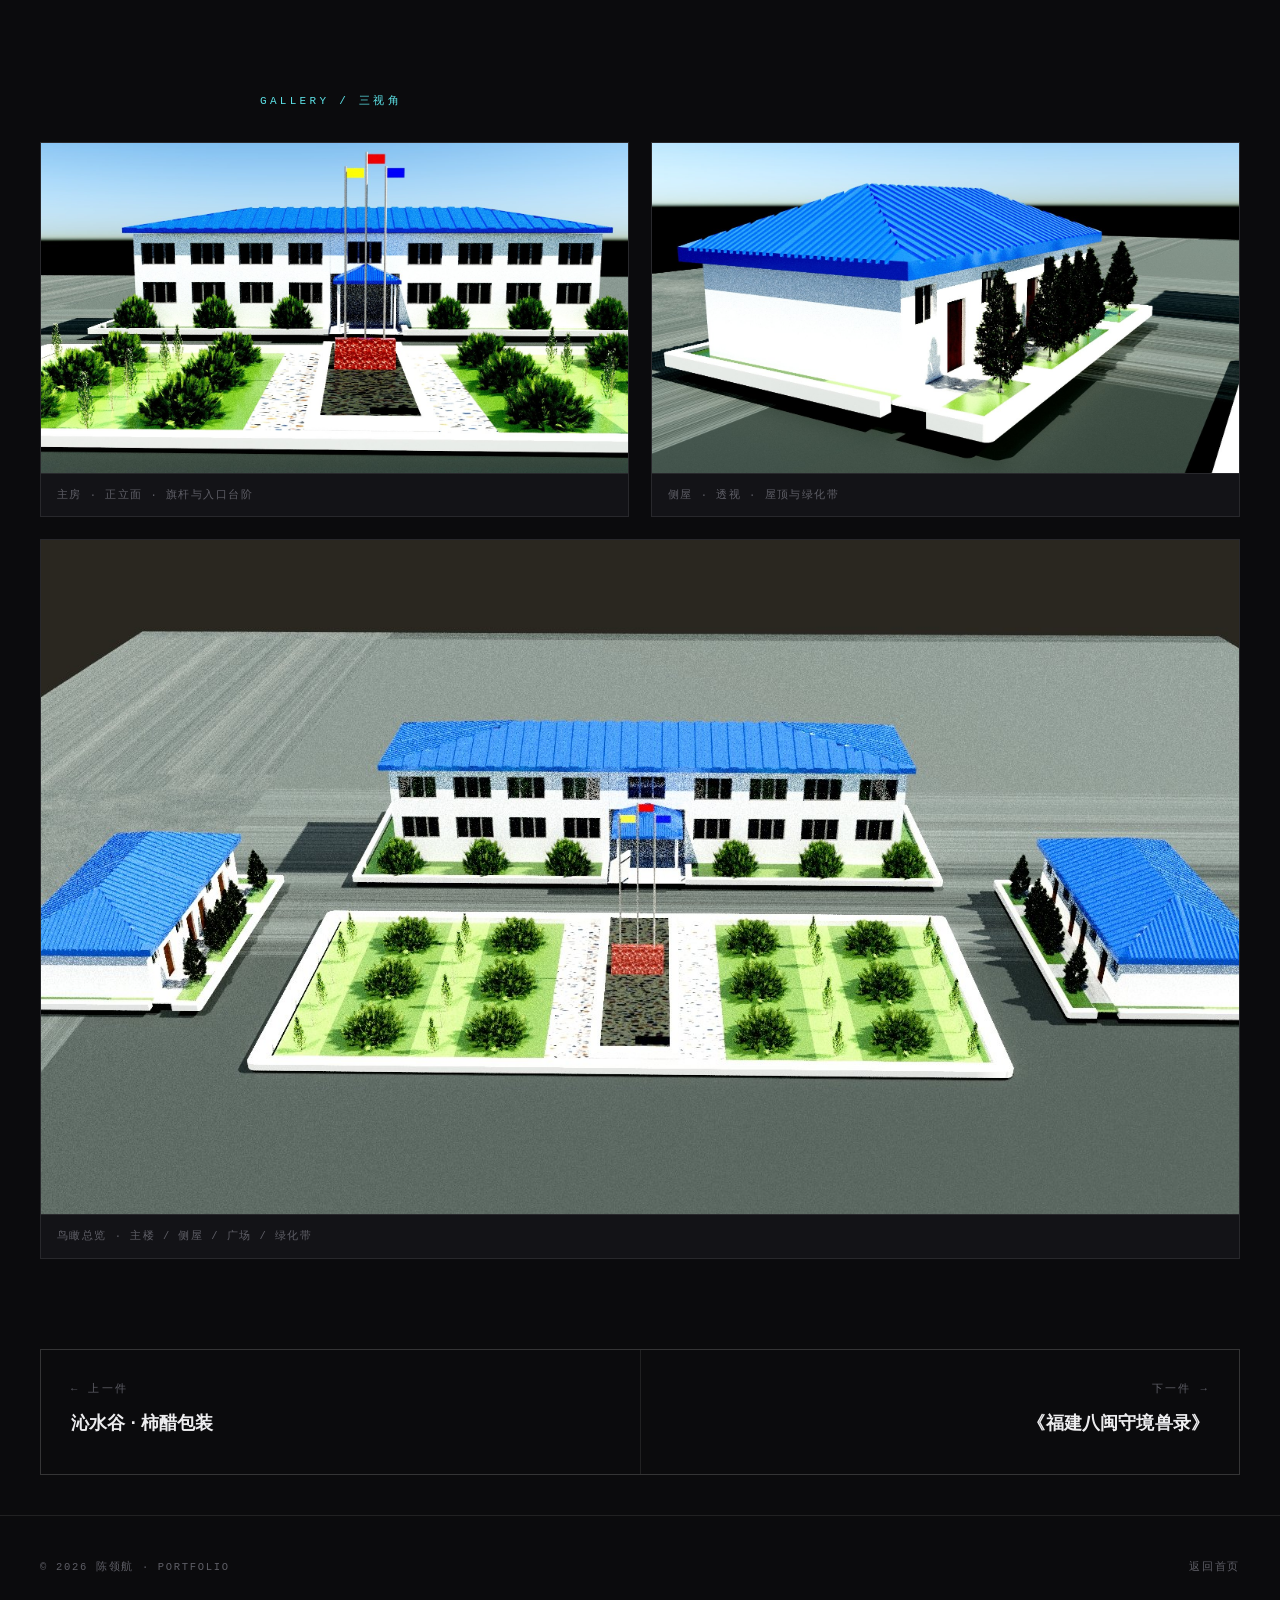
<file: works/campus.html>
<!DOCTYPE html>
<html lang="zh-CN">
<head>
<meta charset="UTF-8">
<meta name="viewport" content="width=device-width, initial-scale=1">
<meta name="robots" content="noindex,nofollow,noarchive,nosnippet">
<title>校园建筑场景 · 陈领航作品集</title>
<link rel="stylesheet" href="../assets/css/site.css">
</head>
<body>

<header class="nav">
  <div class="nav__inner">
    <a class="brand" href="../index.html">陈领航<small>CHEN LINGHANG</small></a>
    <nav class="nav__links">
      <a href="../index.html">作品</a>
      <a href="../about.html">关于</a>
      <a href="../resume.html">简历</a>
      <a href="../index.html#contact">联系</a>
    </nav>
  </div>
</header>

<main class="detail">
  <div class="wrap">

    <div class="detail__head">
      <div>
        <p class="detail__kicker">06 / Environment</p>
        <h1>校园建筑场景</h1>
        <p class="detail__sub">一栋两层主楼、两栋单层侧屋，加中间的广场、旗杆与绿化带。用三个视角交代同一组空间关系。</p>
      </div>
      <dl class="spec">
        <div><dt>类型</dt><dd>场景 / 建筑建模</dd></div>
        <div><dt>年份</dt><dd>2026</dd></div>
        <div><dt>工具</dt><dd>C4D · Blender</dd></div>
        <div><dt>输出</dt><dd>三视角静帧</dd></div>
      </dl>
    </div>

    <figure class="hero-shot" data-zoom>
      <img src="../assets/img/campus-01-overview.jpg" alt="校园建筑场景 鸟瞰总览">
    </figure>

    <section class="section" style="padding:78px 0 0">
      <div class="prose">
        <h2>Design Notes / 设计说明</h2>

        <p>这一组不是单体，而是<strong>一个完整的院落关系</strong>：主楼在中轴线上，两栋侧屋在两侧翼，中间夹出一块带旗杆的广场，前面是分格的绿化带与步道。</p>

        <p>造型上刻意做成低多边形的概括感——彩钢屋顶、白墙、黑色窗洞，几乎没有多余细节。这不是偷懒，而是想让观者在第一眼就读懂<strong>体块与空间的关系</strong>：哪栋是主体、哪栋是附属、人从哪里走进去。</p>

        <p>三个视角各有分工：<strong>鸟瞰总览</strong>讲整体布局，<strong>主房正立面</strong>讲建筑的对称与秩序，<strong>侧屋透视</strong>讲单体与周边绿化的关系。同一套模型、同一个光源，只换机位。</p>

        <blockquote>建筑场景里，机位就是叙事。站在哪里看，比模型做了多少面更重要。</blockquote>

        <p>做这组的时候我在练习一件很基础的事：<strong>把尺度感做对</strong>。窗户的高度、树的高度、旗杆的比例、步道的宽度——只要有一处不对，整张图就会"假"。</p>
      </div>
    </section>

    <section class="section" style="padding:64px 0 0">
      <div class="prose">
        <h2>Gallery / 三视角</h2>
      </div>

      <div class="gallery">
        <figure>
          <img src="../assets/img/campus-02-main.jpg" alt="主房正立面" data-zoom loading="lazy">
          <figcaption>主房 · 正立面 · 旗杆与入口台阶</figcaption>
        </figure>
        <figure>
          <img src="../assets/img/campus-03-side.jpg" alt="侧屋透视" data-zoom loading="lazy">
          <figcaption>侧屋 · 透视 · 屋顶与绿化带</figcaption>
        </figure>
      </div>

      <div class="gallery gallery--single" style="margin-top:22px">
        <figure>
          <img src="../assets/img/campus-01-overview.jpg" alt="鸟瞰总览" data-zoom loading="lazy">
          <figcaption>鸟瞰总览 · 主楼 / 侧屋 / 广场 / 绿化带</figcaption>
        </figure>
      </div>
    </section>

    <nav class="pager">
      <a class="prev" href="vinegar.html">
        <span>← 上一件</span>
        <strong>沁水谷 · 柿醋包装</strong>
      </a>
      <a class="next" href="shoujing.html">
        <span>下一件 →</span>
        <strong>《福建八闽守境兽录》</strong>
      </a>
    </nav>

  </div>
</main>

<footer class="footer">
  <div class="wrap">
    <div class="footer__inner">
      <span>© 2026 陈领航 · Portfolio</span>
      <span><a href="../index.html">返回首页</a></span>
    </div>
  </div>
</footer>

<script src="../assets/js/site.js"></script>
</body>
</html>
</file>
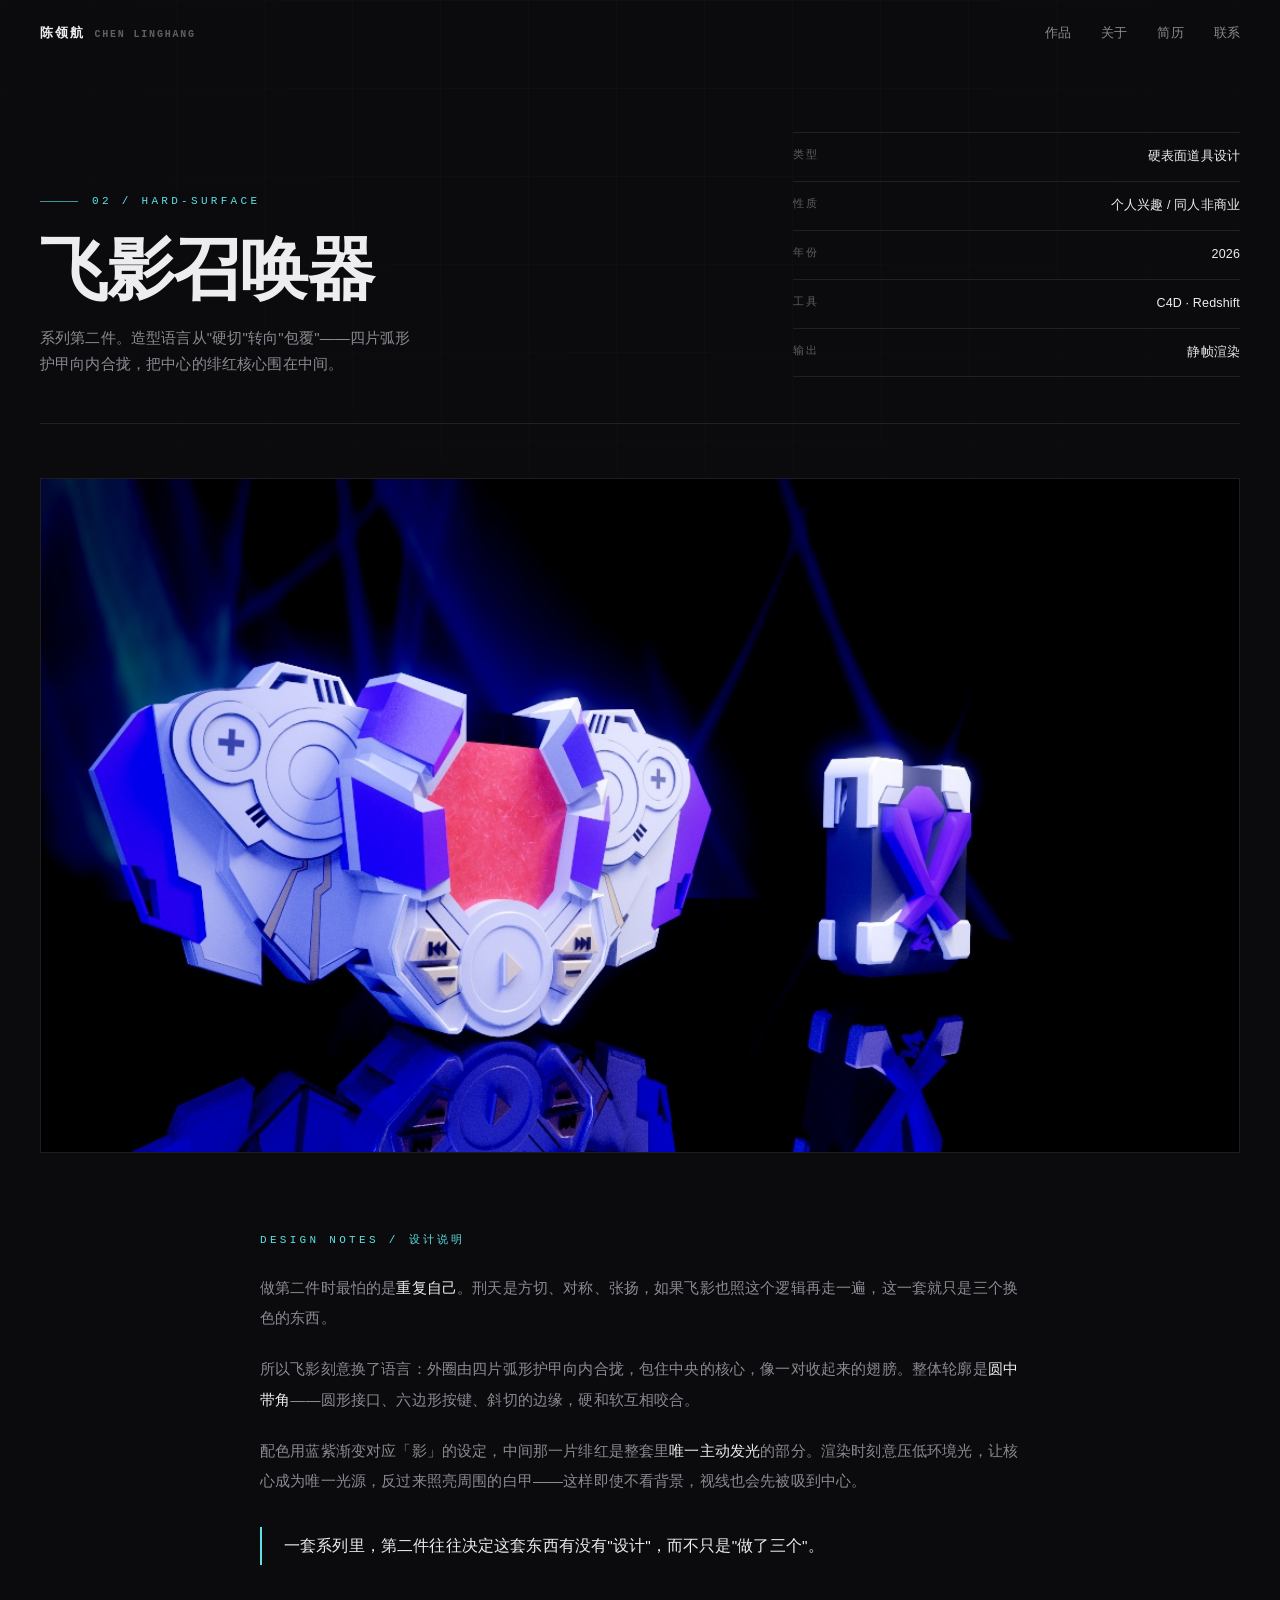
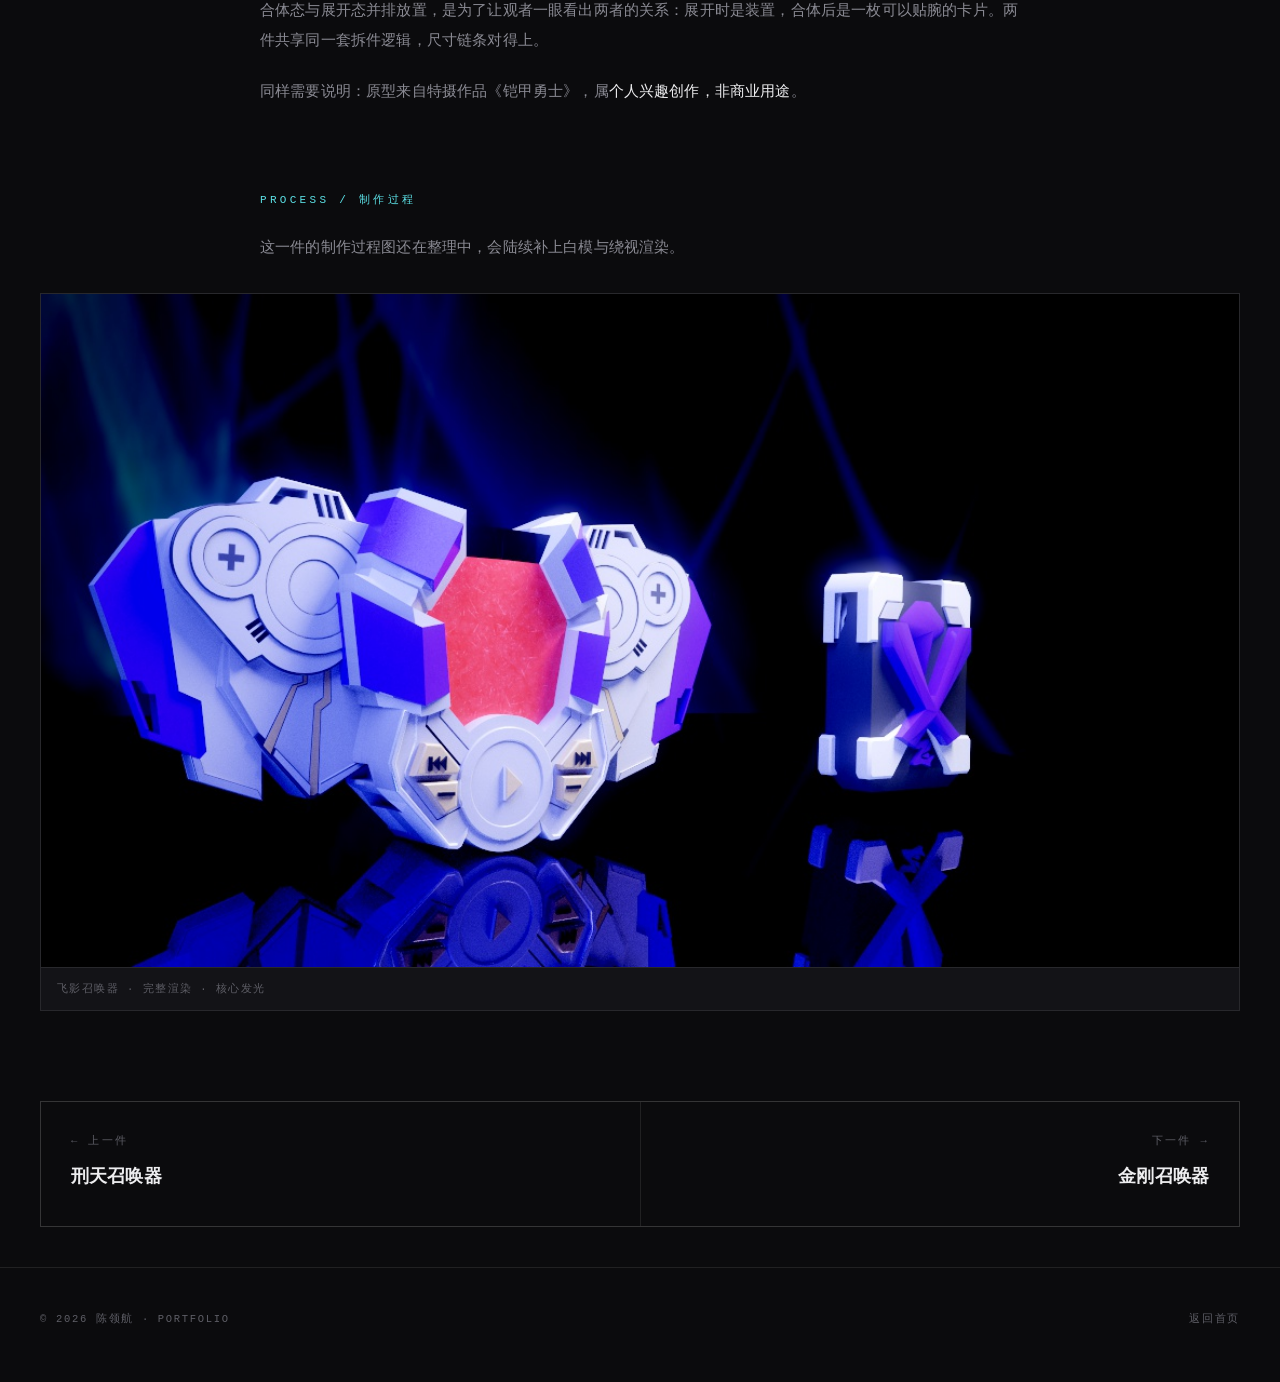
<file: works/feiying.html>
<!DOCTYPE html>
<html lang="zh-CN">
<head>
<meta charset="UTF-8">
<meta name="viewport" content="width=device-width, initial-scale=1">
<meta name="robots" content="noindex,nofollow,noarchive,nosnippet">
<title>飞影召唤器 · 陈领航作品集</title>
<link rel="stylesheet" href="../assets/css/site.css">
</head>
<body>

<header class="nav">
  <div class="nav__inner">
    <a class="brand" href="../index.html">陈领航<small>CHEN LINGHANG</small></a>
    <nav class="nav__links">
      <a href="../index.html">作品</a>
      <a href="../about.html">关于</a>
      <a href="../resume.html">简历</a>
      <a href="../index.html#contact">联系</a>
    </nav>
  </div>
</header>

<main class="detail">
  <div class="wrap">

    <div class="detail__head">
      <div>
        <p class="detail__kicker">02 / Hard-surface</p>
        <h1>飞影召唤器</h1>
        <p class="detail__sub">系列第二件。造型语言从"硬切"转向"包覆"——四片弧形护甲向内合拢，把中心的绯红核心围在中间。</p>
      </div>
      <dl class="spec">
        <div><dt>类型</dt><dd>硬表面道具设计</dd></div>
        <div><dt>性质</dt><dd>个人兴趣 / 同人非商业</dd></div>
        <div><dt>年份</dt><dd>2026</dd></div>
        <div><dt>工具</dt><dd>C4D · Redshift</dd></div>
        <div><dt>输出</dt><dd>静帧渲染</dd></div>
      </dl>
    </div>

    <figure class="hero-shot" data-zoom>
      <img src="../assets/img/feiying-01.png" alt="飞影召唤器 展开态与合体态">
    </figure>

    <section class="section" style="padding:78px 0 0">
      <div class="prose">
        <h2>Design Notes / 设计说明</h2>

        <p>做第二件时最怕的是<strong>重复自己</strong>。刑天是方切、对称、张扬，如果飞影也照这个逻辑再走一遍，这一套就只是三个换色的东西。</p>

        <p>所以飞影刻意换了语言：外圈由四片弧形护甲向内合拢，包住中央的核心，像一对收起来的翅膀。整体轮廓是<strong>圆中带角</strong>——圆形接口、六边形按键、斜切的边缘，硬和软互相咬合。</p>

        <p>配色用蓝紫渐变对应「影」的设定，中间那一片绯红是整套里<strong>唯一主动发光</strong>的部分。渲染时刻意压低环境光，让核心成为唯一光源，反过来照亮周围的白甲——这样即使不看背景，视线也会先被吸到中心。</p>

        <blockquote>一套系列里，第二件往往决定这套东西有没有"设计"，而不只是"做了三个"。</blockquote>

        <p>合体态与展开态并排放置，是为了让观者一眼看出两者的关系：展开时是装置，合体后是一枚可以贴腕的卡片。两件共享同一套拆件逻辑，尺寸链条对得上。</p>

        <p>同样需要说明：原型来自特摄作品《铠甲勇士》，属<strong>个人兴趣创作，非商业用途</strong>。</p>
      </div>
    </section>

    <section class="section" style="padding:64px 0 0">
      <div class="prose">
        <h2>Process / 制作过程</h2>
        <p>这一件的制作过程图还在整理中，会陆续补上白模与绕视渲染。</p>
      </div>

      <div class="gallery gallery--single" style="margin-top:30px">
        <figure>
          <img src="../assets/img/feiying-01.png" alt="飞影召唤器 全图" data-zoom loading="lazy">
          <figcaption>飞影召唤器 · 完整渲染 · 核心发光</figcaption>
        </figure>
      </div>
    </section>

    <nav class="pager">
      <a class="prev" href="xingtian.html">
        <span>← 上一件</span>
        <strong>刑天召唤器</strong>
      </a>
      <a class="next" href="jingang.html">
        <span>下一件 →</span>
        <strong>金刚召唤器</strong>
      </a>
    </nav>

  </div>
</main>

<footer class="footer">
  <div class="wrap">
    <div class="footer__inner">
      <span>© 2026 陈领航 · Portfolio</span>
      <span><a href="../index.html">返回首页</a></span>
    </div>
  </div>
</footer>

<script src="../assets/js/site.js"></script>
</body>
</html>
</file>
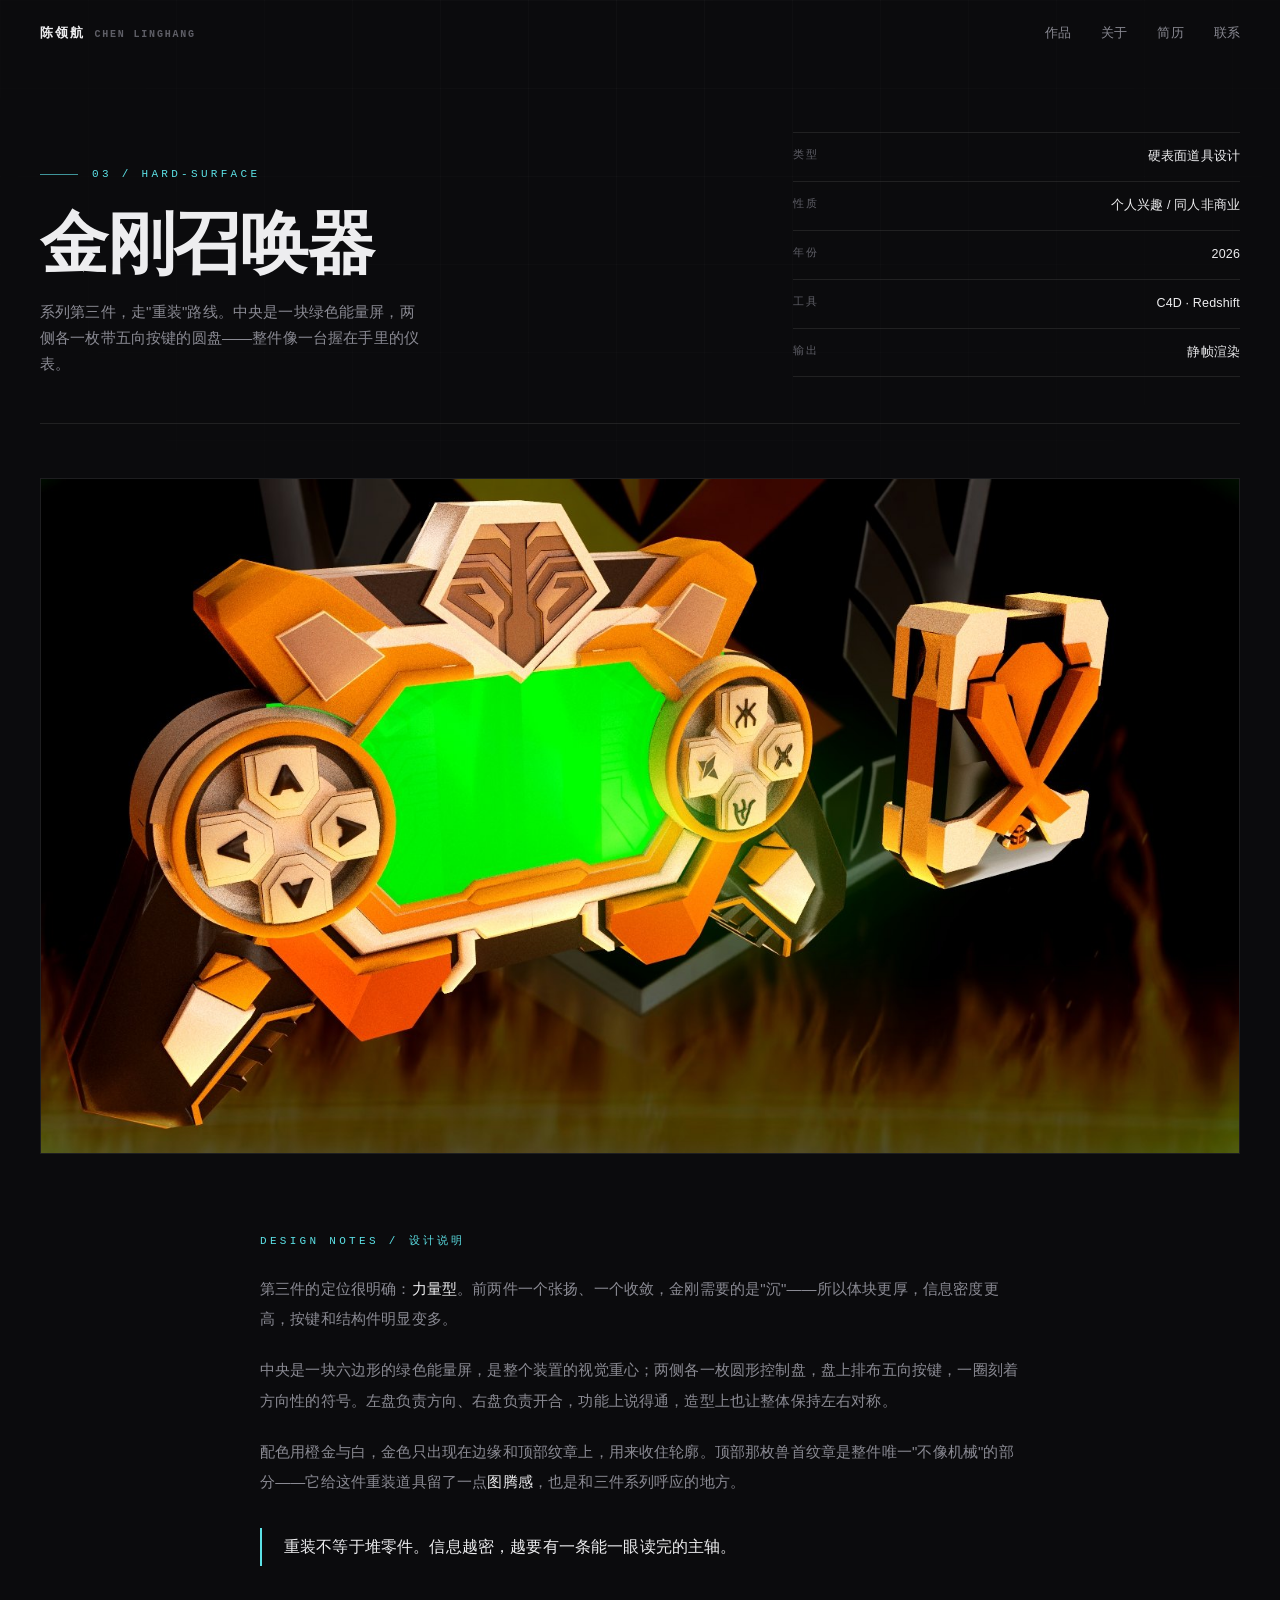
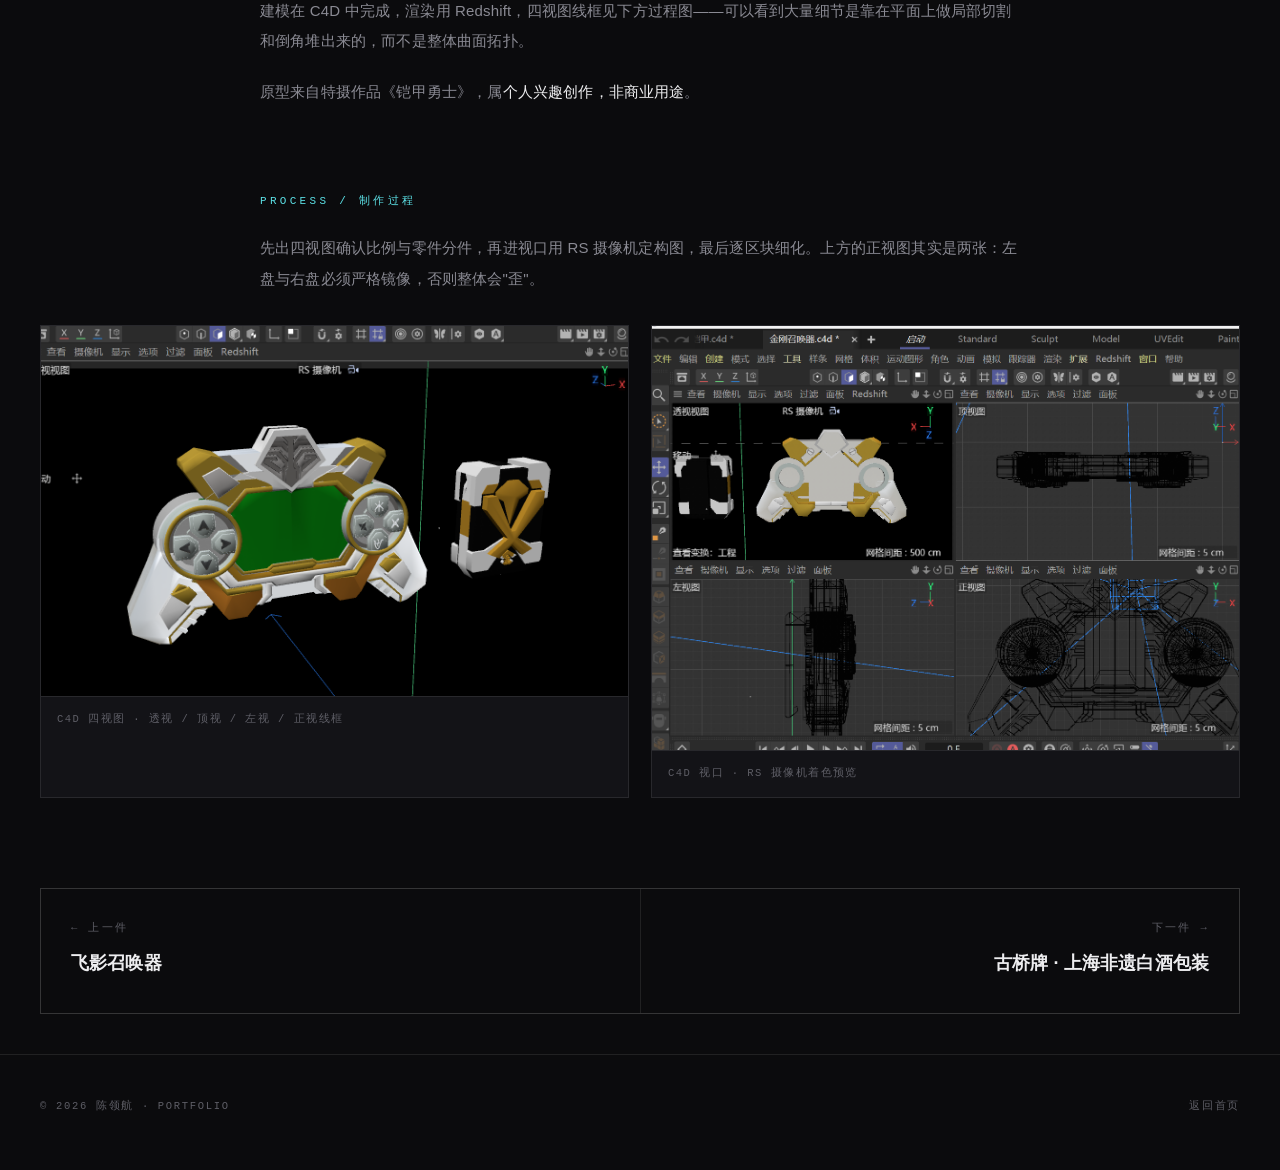
<file: works/jingang.html>
<!DOCTYPE html>
<html lang="zh-CN">
<head>
<meta charset="UTF-8">
<meta name="viewport" content="width=device-width, initial-scale=1">
<meta name="robots" content="noindex,nofollow,noarchive,nosnippet">
<title>金刚召唤器 · 陈领航作品集</title>
<link rel="stylesheet" href="../assets/css/site.css">
</head>
<body>

<header class="nav">
  <div class="nav__inner">
    <a class="brand" href="../index.html">陈领航<small>CHEN LINGHANG</small></a>
    <nav class="nav__links">
      <a href="../index.html">作品</a>
      <a href="../about.html">关于</a>
      <a href="../resume.html">简历</a>
      <a href="../index.html#contact">联系</a>
    </nav>
  </div>
</header>

<main class="detail">
  <div class="wrap">

    <div class="detail__head">
      <div>
        <p class="detail__kicker">03 / Hard-surface</p>
        <h1>金刚召唤器</h1>
        <p class="detail__sub">系列第三件，走"重装"路线。中央是一块绿色能量屏，两侧各一枚带五向按键的圆盘——整件像一台握在手里的仪表。</p>
      </div>
      <dl class="spec">
        <div><dt>类型</dt><dd>硬表面道具设计</dd></div>
        <div><dt>性质</dt><dd>个人兴趣 / 同人非商业</dd></div>
        <div><dt>年份</dt><dd>2026</dd></div>
        <div><dt>工具</dt><dd>C4D · Redshift</dd></div>
        <div><dt>输出</dt><dd>静帧渲染</dd></div>
      </dl>
    </div>

    <figure class="hero-shot" data-zoom>
      <img src="../assets/img/jingang-01.jpg" alt="金刚召唤器 展开态与合体态">
    </figure>

    <section class="section" style="padding:78px 0 0">
      <div class="prose">
        <h2>Design Notes / 设计说明</h2>

        <p>第三件的定位很明确：<strong>力量型</strong>。前两件一个张扬、一个收敛，金刚需要的是"沉"——所以体块更厚，信息密度更高，按键和结构件明显变多。</p>

        <p>中央是一块六边形的绿色能量屏，是整个装置的视觉重心；两侧各一枚圆形控制盘，盘上排布五向按键，一圈刻着方向性的符号。左盘负责方向、右盘负责开合，功能上说得通，造型上也让整体保持左右对称。</p>

        <p>配色用橙金与白，金色只出现在边缘和顶部纹章上，用来收住轮廓。顶部那枚兽首纹章是整件唯一"不像机械"的部分——它给这件重装道具留了一点<strong>图腾感</strong>，也是和三件系列呼应的地方。</p>

        <blockquote>重装不等于堆零件。信息越密，越要有一条能一眼读完的主轴。</blockquote>

        <p>建模在 C4D 中完成，渲染用 Redshift，四视图线框见下方过程图——可以看到大量细节是靠在平面上做局部切割和倒角堆出来的，而不是整体曲面拓扑。</p>

        <p>原型来自特摄作品《铠甲勇士》，属<strong>个人兴趣创作，非商业用途</strong>。</p>
      </div>
    </section>

    <section class="section" style="padding:64px 0 0">
      <div class="prose">
        <h2>Process / 制作过程</h2>
        <p>先出四视图确认比例与零件分件，再进视口用 RS 摄像机定构图，最后逐区块细化。上方的正视图其实是两张：左盘与右盘必须严格镜像，否则整体会"歪"。</p>
      </div>

      <div class="proc-grid">
        <figure class="proc">
          <img src="../assets/img/process-jingang-wireframe.png" alt="C4D 四视图线框" loading="lazy">
          <figcaption>C4D 四视图 · 透视 / 顶视 / 左视 / 正视线框</figcaption>
        </figure>
        <figure class="proc">
          <img src="../assets/img/process-jingang-viewport.png" alt="C4D 视口 RS 摄像机着色" loading="lazy">
          <figcaption>C4D 视口 · RS 摄像机着色预览</figcaption>
        </figure>
      </div>
    </section>

    <nav class="pager">
      <a class="prev" href="feiying.html">
        <span>← 上一件</span>
        <strong>飞影召唤器</strong>
      </a>
      <a class="next" href="baijiu.html">
        <span>下一件 →</span>
        <strong>古桥牌 · 上海非遗白酒包装</strong>
      </a>
    </nav>

  </div>
</main>

<footer class="footer">
  <div class="wrap">
    <div class="footer__inner">
      <span>© 2026 陈领航 · Portfolio</span>
      <span><a href="../index.html">返回首页</a></span>
    </div>
  </div>
</footer>

<script src="../assets/js/site.js"></script>
</body>
</html>
</file>
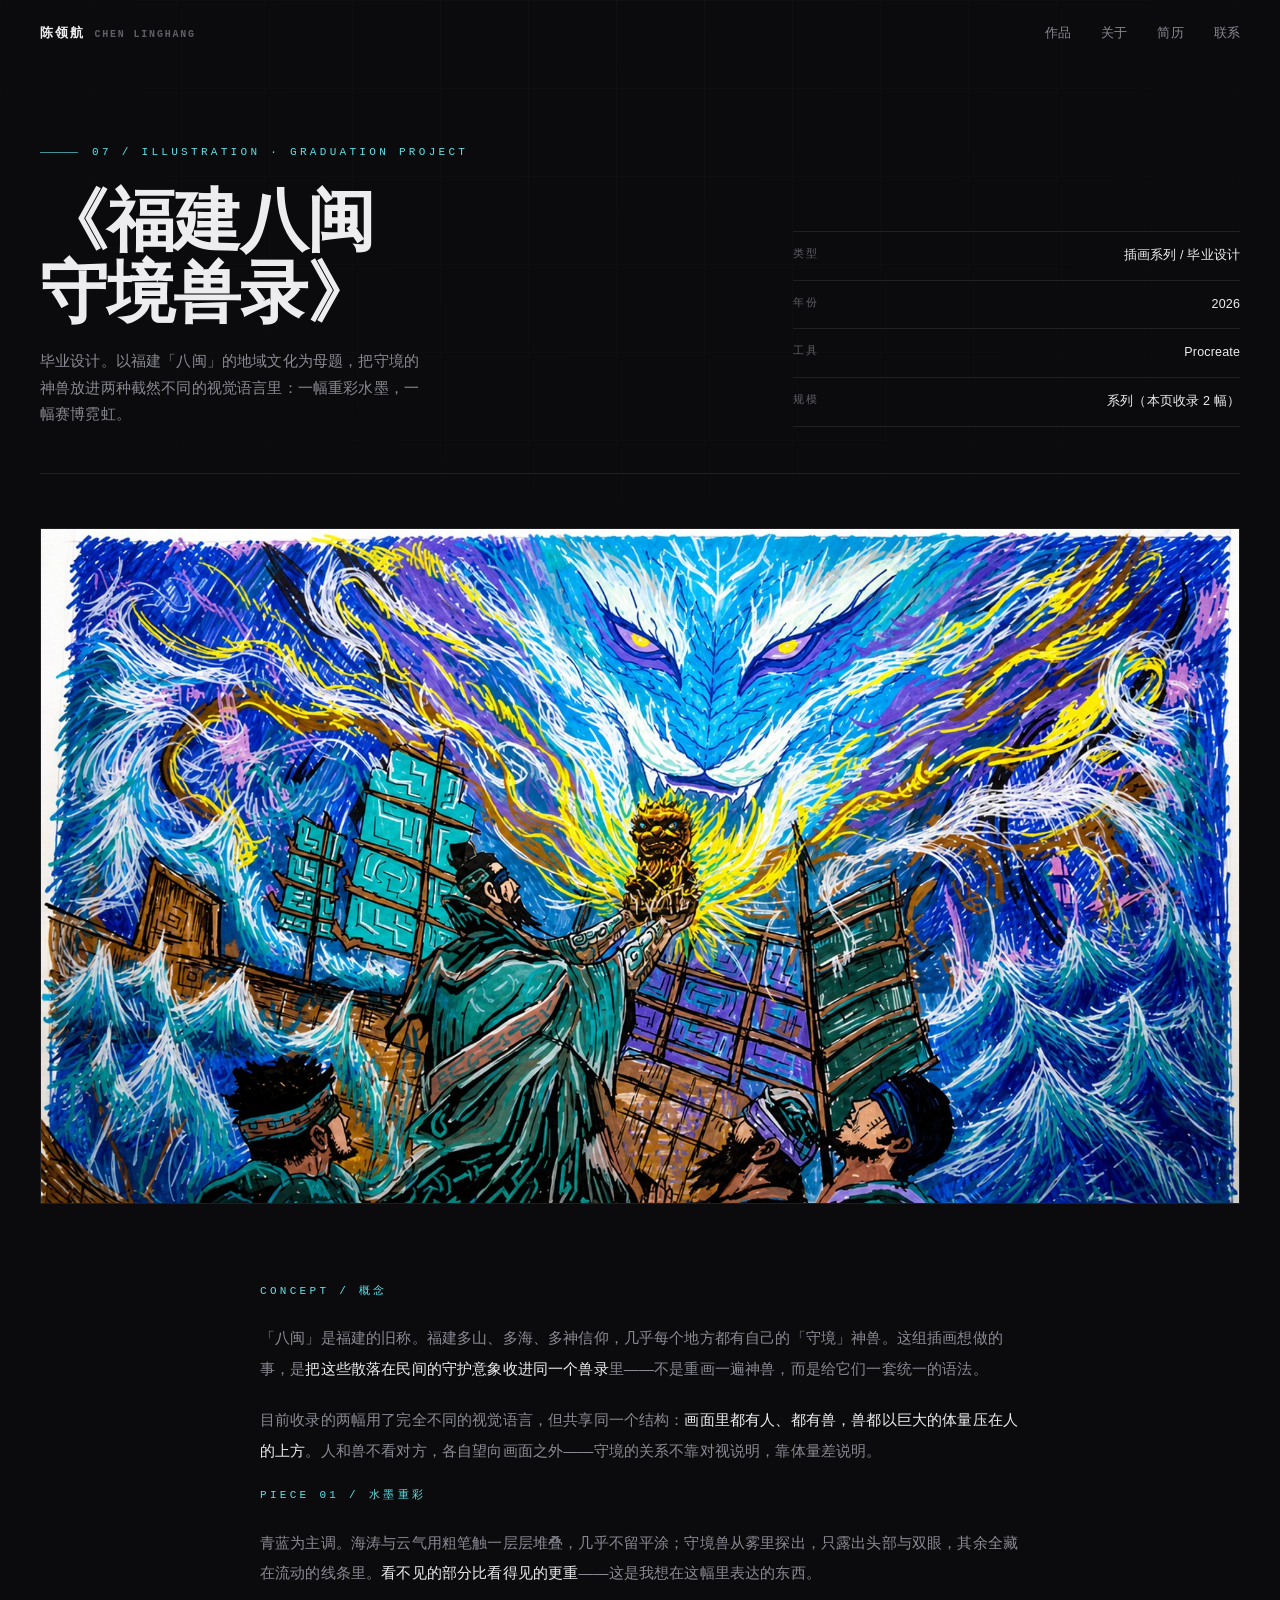
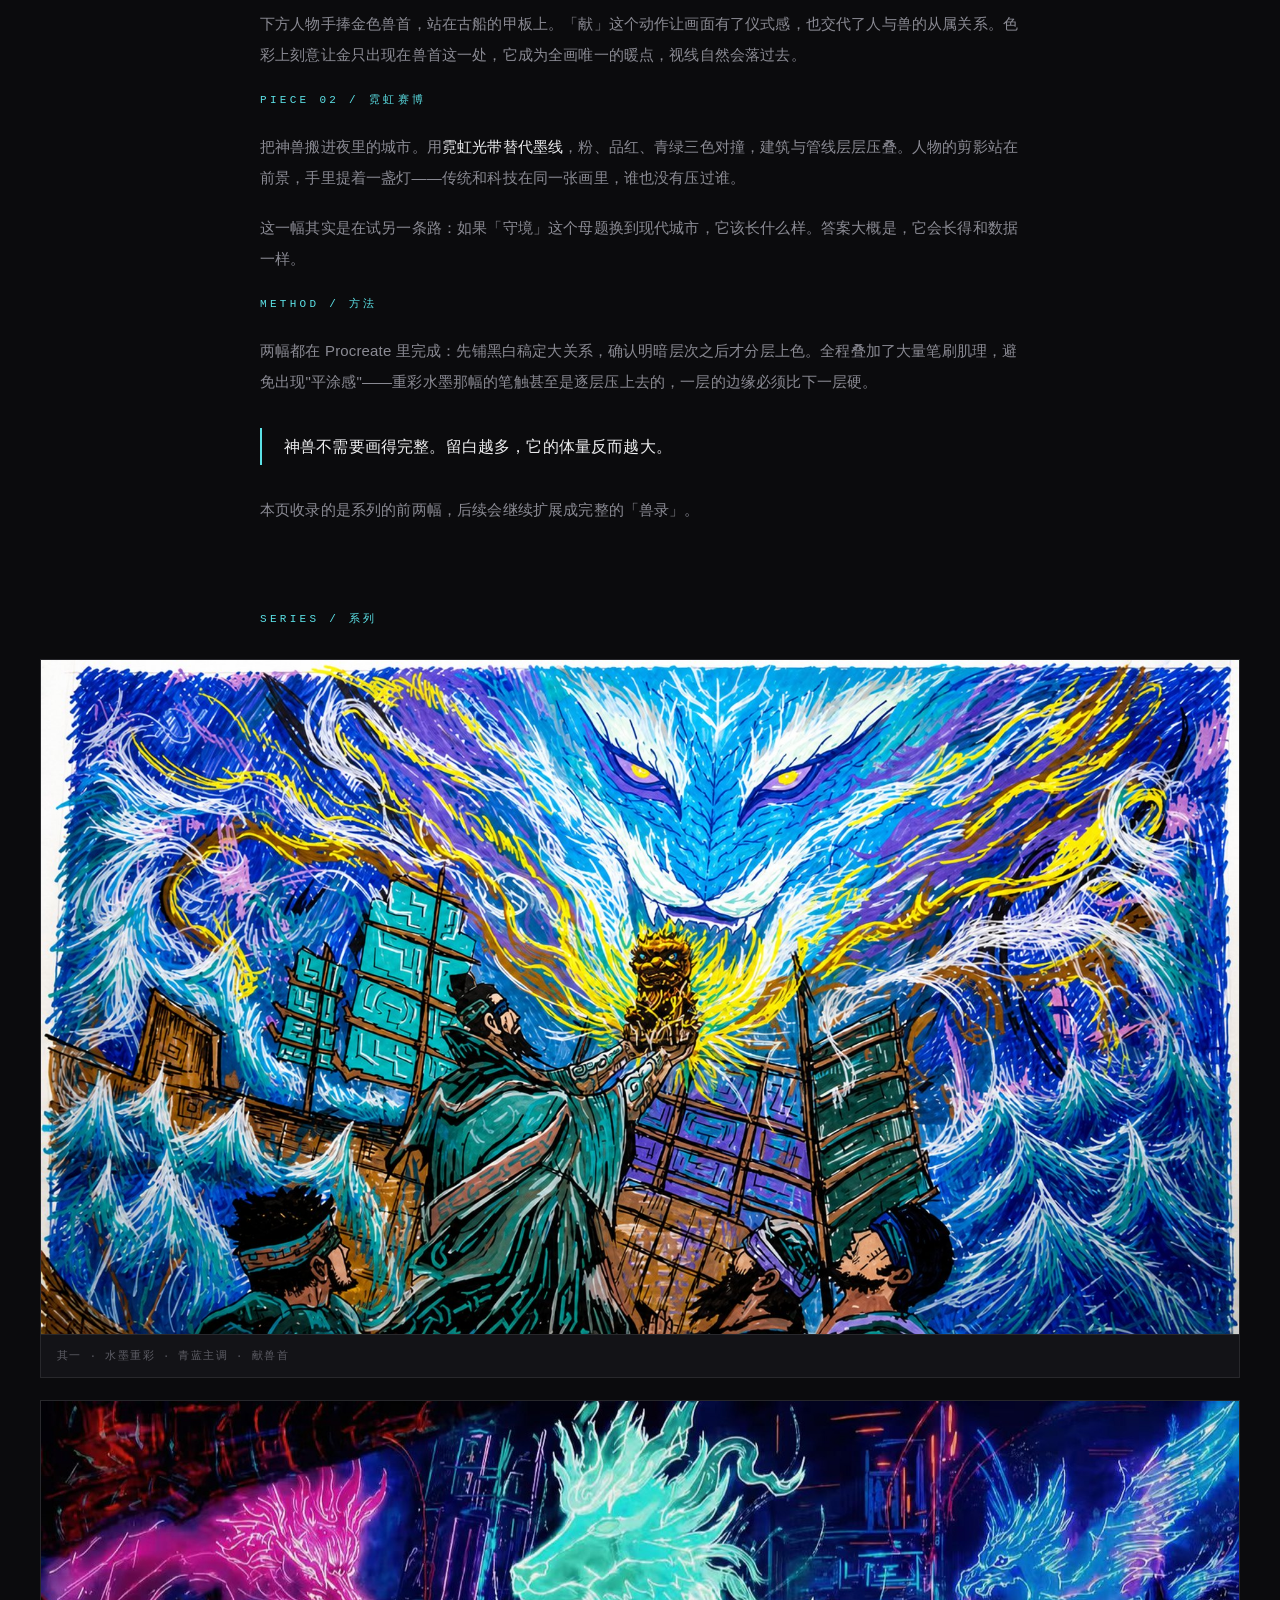
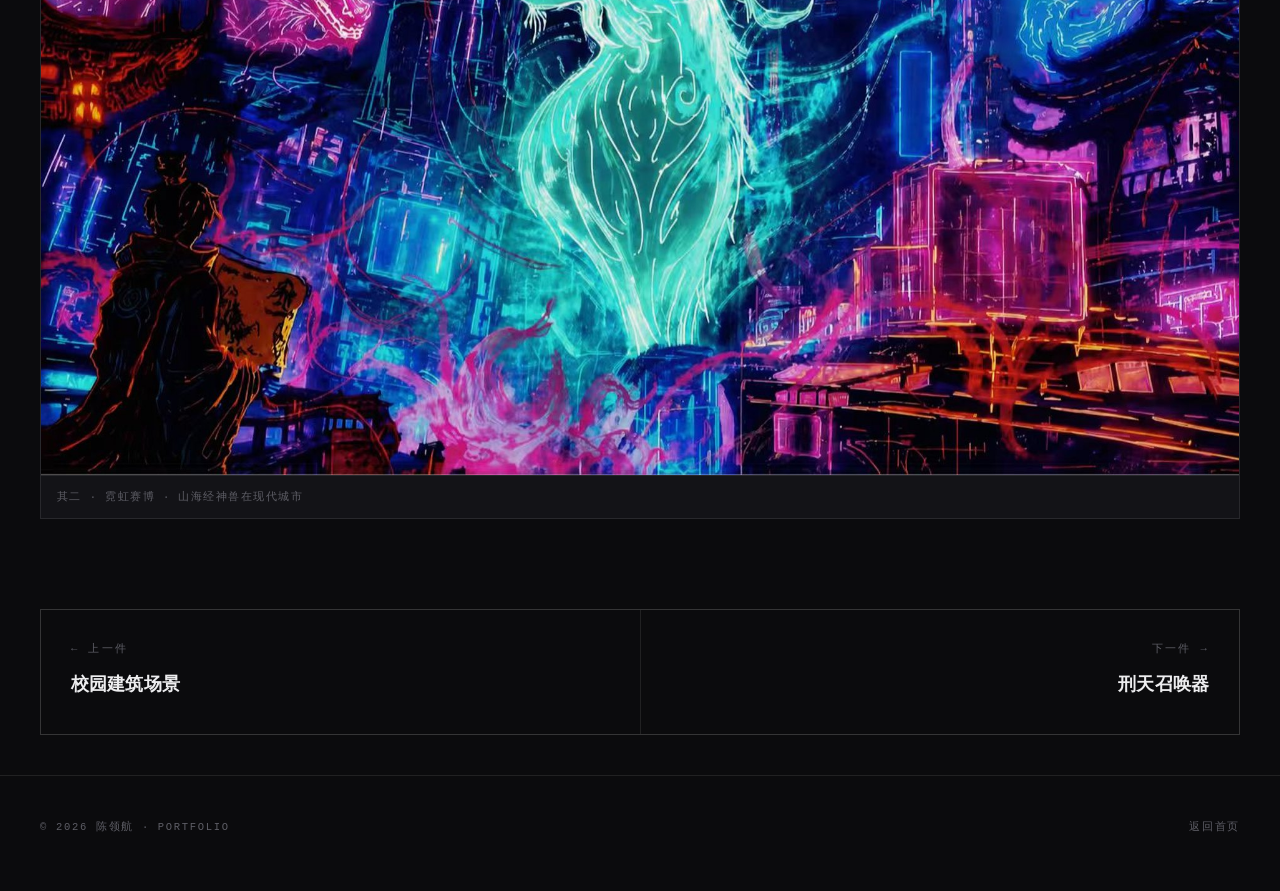
<file: works/shoujing.html>
<!DOCTYPE html>
<html lang="zh-CN">
<head>
<meta charset="UTF-8">
<meta name="viewport" content="width=device-width, initial-scale=1">
<meta name="robots" content="noindex,nofollow,noarchive,nosnippet">
<title>《福建八闽守境兽录》插画系列设计 · 陈领航作品集</title>
<link rel="stylesheet" href="../assets/css/site.css">
</head>
<body>

<header class="nav">
  <div class="nav__inner">
    <a class="brand" href="../index.html">陈领航<small>CHEN LINGHANG</small></a>
    <nav class="nav__links">
      <a href="../index.html">作品</a>
      <a href="../about.html">关于</a>
      <a href="../resume.html">简历</a>
      <a href="../index.html#contact">联系</a>
    </nav>
  </div>
</header>

<main class="detail">
  <div class="wrap">

    <div class="detail__head">
      <div>
        <p class="detail__kicker">07 / Illustration · Graduation Project</p>
        <h1>《福建八闽<br>守境兽录》</h1>
        <p class="detail__sub">毕业设计。以福建「八闽」的地域文化为母题，把守境的神兽放进两种截然不同的视觉语言里：一幅重彩水墨，一幅赛博霓虹。</p>
      </div>
      <dl class="spec">
        <div><dt>类型</dt><dd>插画系列 / 毕业设计</dd></div>
        <div><dt>年份</dt><dd>2026</dd></div>
        <div><dt>工具</dt><dd>Procreate</dd></div>
        <div><dt>规模</dt><dd>系列（本页收录 2 幅）</dd></div>
      </dl>
    </div>

    <figure class="hero-shot" data-zoom>
      <img src="../assets/img/shoujing-01-waterink.jpg" alt="《福建八闽守境兽录》其一 水墨重彩">
    </figure>

    <section class="section" style="padding:78px 0 0">
      <div class="prose">
        <h2>Concept / 概念</h2>

        <p>「八闽」是福建的旧称。福建多山、多海、多神信仰，几乎每个地方都有自己的「守境」神兽。这组插画想做的事，是<strong>把这些散落在民间的守护意象收进同一个兽录</strong>里——不是重画一遍神兽，而是给它们一套统一的语法。</p>

        <p>目前收录的两幅用了完全不同的视觉语言，但共享同一个结构：<strong>画面里都有人、都有兽，兽都以巨大的体量压在人的上方</strong>。人和兽不看对方，各自望向画面之外——守境的关系不靠对视说明，靠体量差说明。</p>

        <h2>Piece 01 / 水墨重彩</h2>

        <p>青蓝为主调。海涛与云气用粗笔触一层层堆叠，几乎不留平涂；守境兽从雾里探出，只露出头部与双眼，其余全藏在流动的线条里。<strong>看不见的部分比看得见的更重</strong>——这是我想在这幅里表达的东西。</p>

        <p>下方人物手捧金色兽首，站在古船的甲板上。「献」这个动作让画面有了仪式感，也交代了人与兽的从属关系。色彩上刻意让金只出现在兽首这一处，它成为全画唯一的暖点，视线自然会落过去。</p>

        <h2>Piece 02 / 霓虹赛博</h2>

        <p>把神兽搬进夜里的城市。用<strong>霓虹光带替代墨线</strong>，粉、品红、青绿三色对撞，建筑与管线层层压叠。人物的剪影站在前景，手里提着一盏灯——传统和科技在同一张画里，谁也没有压过谁。</p>

        <p>这一幅其实是在试另一条路：如果「守境」这个母题换到现代城市，它该长什么样。答案大概是，它会长得和数据一样。</p>

        <h2>Method / 方法</h2>

        <p>两幅都在 Procreate 里完成：先铺黑白稿定大关系，确认明暗层次之后才分层上色。全程叠加了大量笔刷肌理，避免出现"平涂感"——重彩水墨那幅的笔触甚至是逐层压上去的，一层的边缘必须比下一层硬。</p>

        <blockquote>神兽不需要画得完整。留白越多，它的体量反而越大。</blockquote>

        <p>本页收录的是系列的前两幅，后续会继续扩展成完整的「兽录」。</p>
      </div>
    </section>

    <section class="section" style="padding:64px 0 0">
      <div class="prose">
        <h2>Series / 系列</h2>
      </div>

      <div class="gallery gallery--single" style="margin-top:30px">
        <figure>
          <img src="../assets/img/shoujing-01-waterink.jpg" alt="其一 水墨重彩 全图" data-zoom loading="lazy">
          <figcaption>其一 · 水墨重彩 · 青蓝主调 · 献兽首</figcaption>
        </figure>
      </div>
      <div class="gallery gallery--single" style="margin-top:22px">
        <figure>
          <img src="../assets/img/shoujing-02-neon.jpg" alt="其二 霓虹赛博 全图" data-zoom loading="lazy">
          <figcaption>其二 · 霓虹赛博 · 山海经神兽在现代城市</figcaption>
        </figure>
      </div>
    </section>

    <nav class="pager">
      <a class="prev" href="campus.html">
        <span>← 上一件</span>
        <strong>校园建筑场景</strong>
      </a>
      <a class="next" href="xingtian.html">
        <span>下一件 →</span>
        <strong>刑天召唤器</strong>
      </a>
    </nav>

  </div>
</main>

<footer class="footer">
  <div class="wrap">
    <div class="footer__inner">
      <span>© 2026 陈领航 · Portfolio</span>
      <span><a href="../index.html">返回首页</a></span>
    </div>
  </div>
</footer>

<script src="../assets/js/site.js"></script>
</body>
</html>
</file>
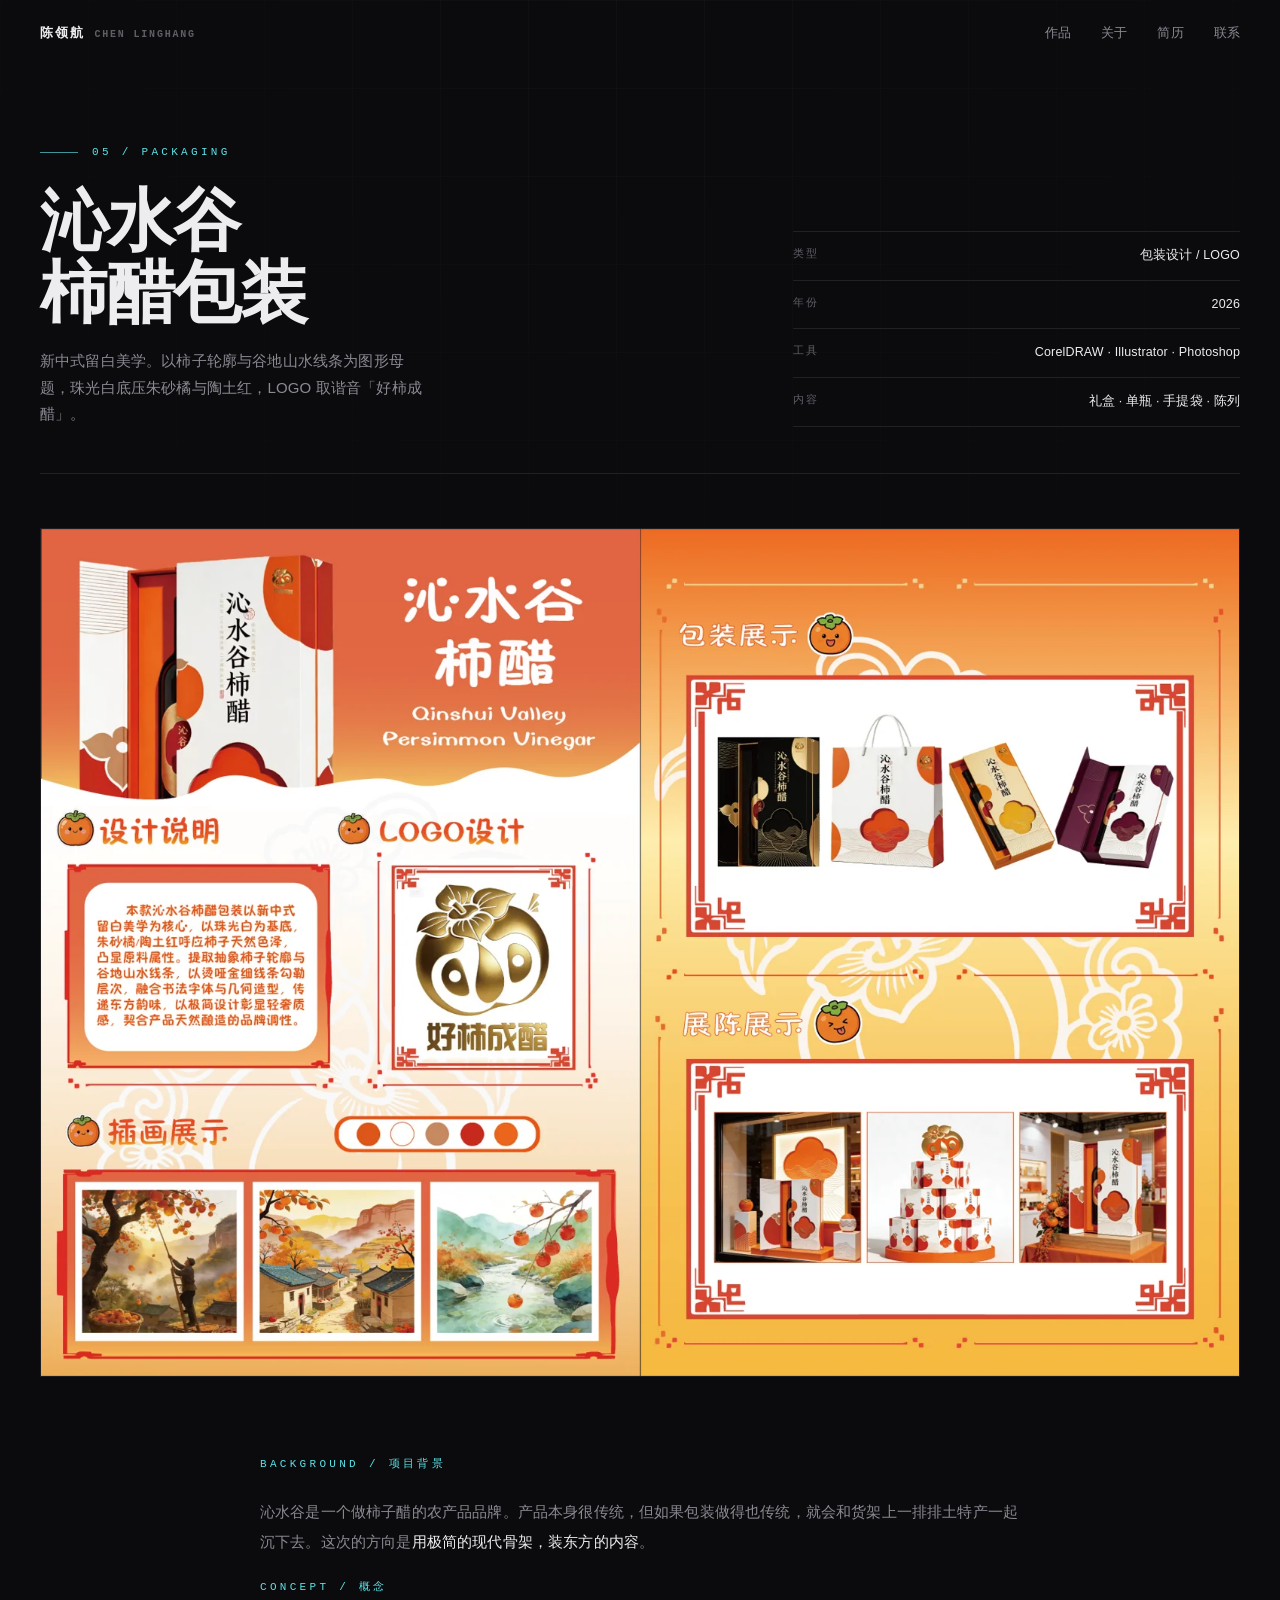
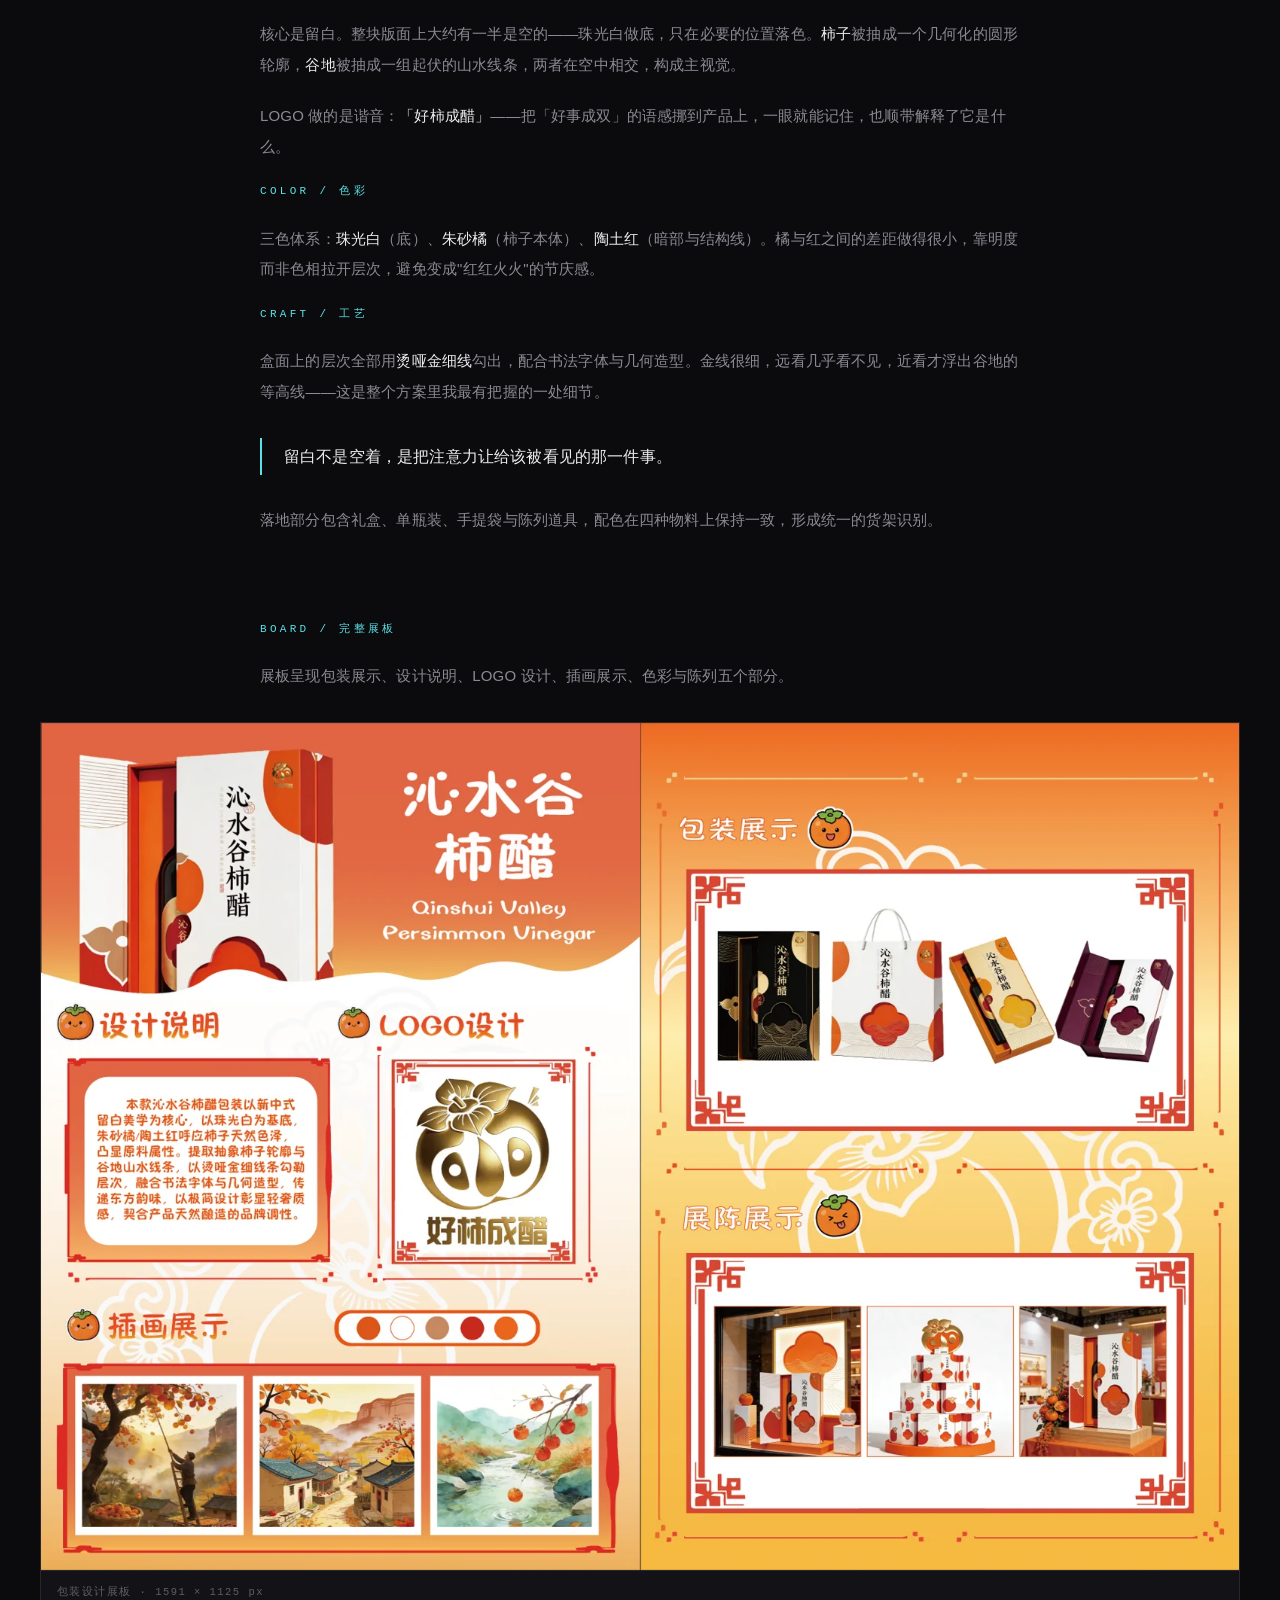
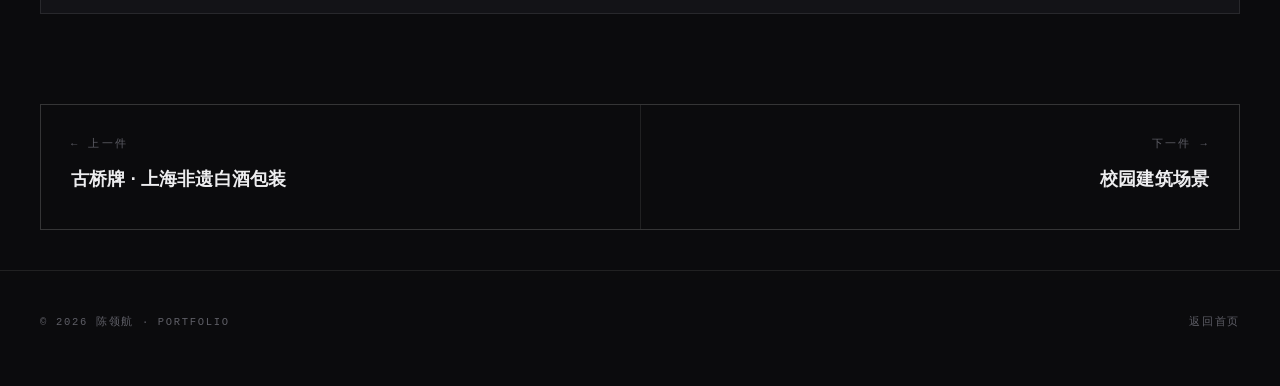
<file: works/vinegar.html>
<!DOCTYPE html>
<html lang="zh-CN">
<head>
<meta charset="UTF-8">
<meta name="viewport" content="width=device-width, initial-scale=1">
<meta name="robots" content="noindex,nofollow,noarchive,nosnippet">
<title>沁水谷 · 柿醋包装 · 陈领航作品集</title>
<link rel="stylesheet" href="../assets/css/site.css">
</head>
<body>

<header class="nav">
  <div class="nav__inner">
    <a class="brand" href="../index.html">陈领航<small>CHEN LINGHANG</small></a>
    <nav class="nav__links">
      <a href="../index.html">作品</a>
      <a href="../about.html">关于</a>
      <a href="../resume.html">简历</a>
      <a href="../index.html#contact">联系</a>
    </nav>
  </div>
</header>

<main class="detail">
  <div class="wrap">

    <div class="detail__head">
      <div>
        <p class="detail__kicker">05 / Packaging</p>
        <h1>沁水谷<br>柿醋包装</h1>
        <p class="detail__sub">新中式留白美学。以柿子轮廓与谷地山水线条为图形母题，珠光白底压朱砂橘与陶土红，LOGO 取谐音「好柿成醋」。</p>
      </div>
      <dl class="spec">
        <div><dt>类型</dt><dd>包装设计 / LOGO</dd></div>
        <div><dt>年份</dt><dd>2026</dd></div>
        <div><dt>工具</dt><dd>CorelDRAW · Illustrator · Photoshop</dd></div>
        <div><dt>内容</dt><dd>礼盒 · 单瓶 · 手提袋 · 陈列</dd></div>
      </dl>
    </div>

    <figure class="hero-shot" data-zoom>
      <img src="../assets/img/packaging-vinegar.webp" alt="沁水谷柿醋包装 项目展板">
    </figure>

    <section class="section" style="padding:78px 0 0">
      <div class="prose">
        <h2>Background / 项目背景</h2>

        <p>沁水谷是一个做柿子醋的农产品品牌。产品本身很传统，但如果包装做得也传统，就会和货架上一排排土特产一起沉下去。这次的方向是<strong>用极简的现代骨架，装东方的内容</strong>。</p>

        <h2>Concept / 概念</h2>

        <p>核心是留白。整块版面上大约有一半是空的——珠光白做底，只在必要的位置落色。<strong>柿子</strong>被抽成一个几何化的圆形轮廓，<strong>谷地</strong>被抽成一组起伏的山水线条，两者在空中相交，构成主视觉。</p>

        <p>LOGO 做的是谐音：<strong>「好柿成醋」</strong>——把「好事成双」的语感挪到产品上，一眼就能记住，也顺带解释了它是什么。</p>

        <h2>Color / 色彩</h2>

        <p>三色体系：<strong>珠光白</strong>（底）、<strong>朱砂橘</strong>（柿子本体）、<strong>陶土红</strong>（暗部与结构线）。橘与红之间的差距做得很小，靠明度而非色相拉开层次，避免变成"红红火火"的节庆感。</p>

        <h2>Craft / 工艺</h2>

        <p>盒面上的层次全部用<strong>烫哑金细线</strong>勾出，配合书法字体与几何造型。金线很细，远看几乎看不见，近看才浮出谷地的等高线——这是整个方案里我最有把握的一处细节。</p>

        <blockquote>留白不是空着，是把注意力让给该被看见的那一件事。</blockquote>

        <p>落地部分包含礼盒、单瓶装、手提袋与陈列道具，配色在四种物料上保持一致，形成统一的货架识别。</p>
      </div>
    </section>

    <section class="section" style="padding:64px 0 0">
      <div class="prose">
        <h2>Board / 完整展板</h2>
        <p>展板呈现包装展示、设计说明、LOGO 设计、插画展示、色彩与陈列五个部分。</p>
      </div>

      <div class="gallery gallery--single" style="margin-top:30px">
        <figure>
          <img src="../assets/img/packaging-vinegar.webp" alt="沁水谷柿醋包装设计完整展板" data-zoom loading="lazy">
          <figcaption>包装设计展板 · 1591 × 1125 px</figcaption>
        </figure>
      </div>
    </section>

    <nav class="pager">
      <a class="prev" href="baijiu.html">
        <span>← 上一件</span>
        <strong>古桥牌 · 上海非遗白酒包装</strong>
      </a>
      <a class="next" href="campus.html">
        <span>下一件 →</span>
        <strong>校园建筑场景</strong>
      </a>
    </nav>

  </div>
</main>

<footer class="footer">
  <div class="wrap">
    <div class="footer__inner">
      <span>© 2026 陈领航 · Portfolio</span>
      <span><a href="../index.html">返回首页</a></span>
    </div>
  </div>
</footer>

<script src="../assets/js/site.js"></script>
</body>
</html>
</file>
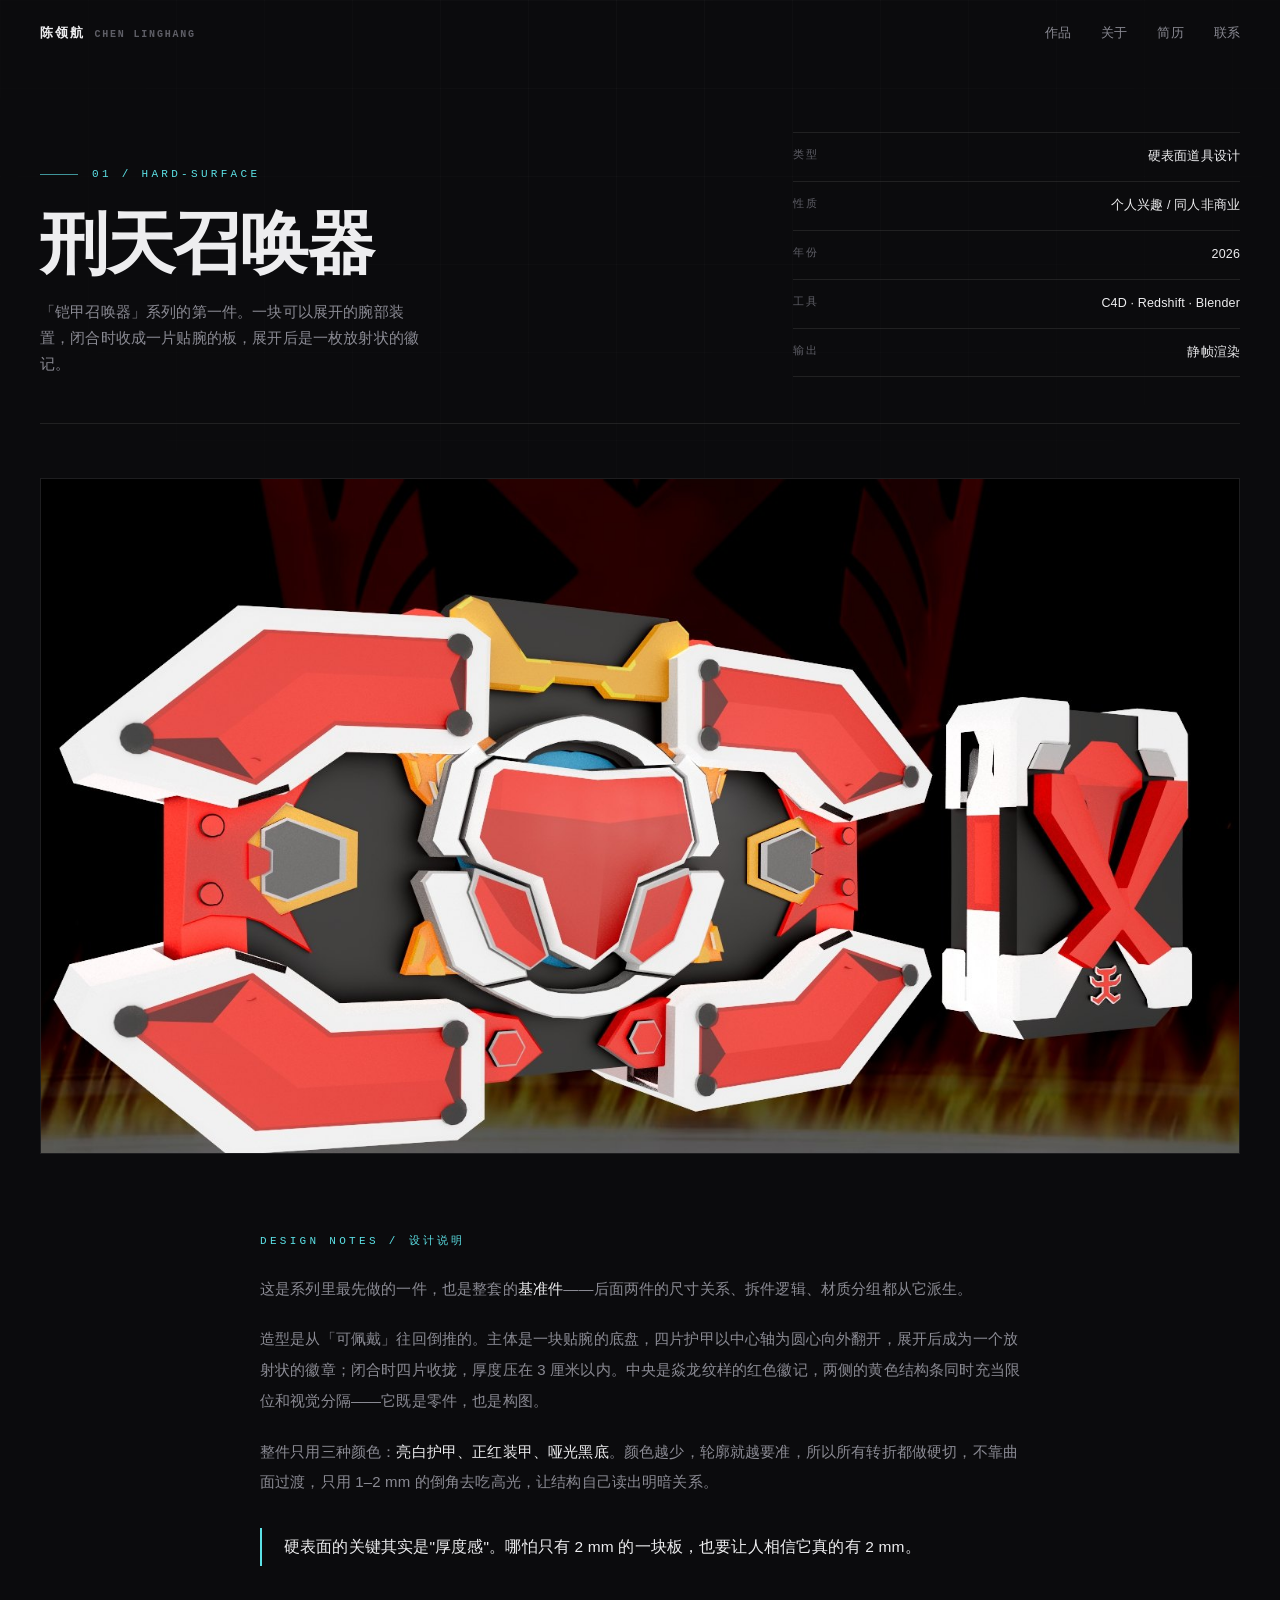
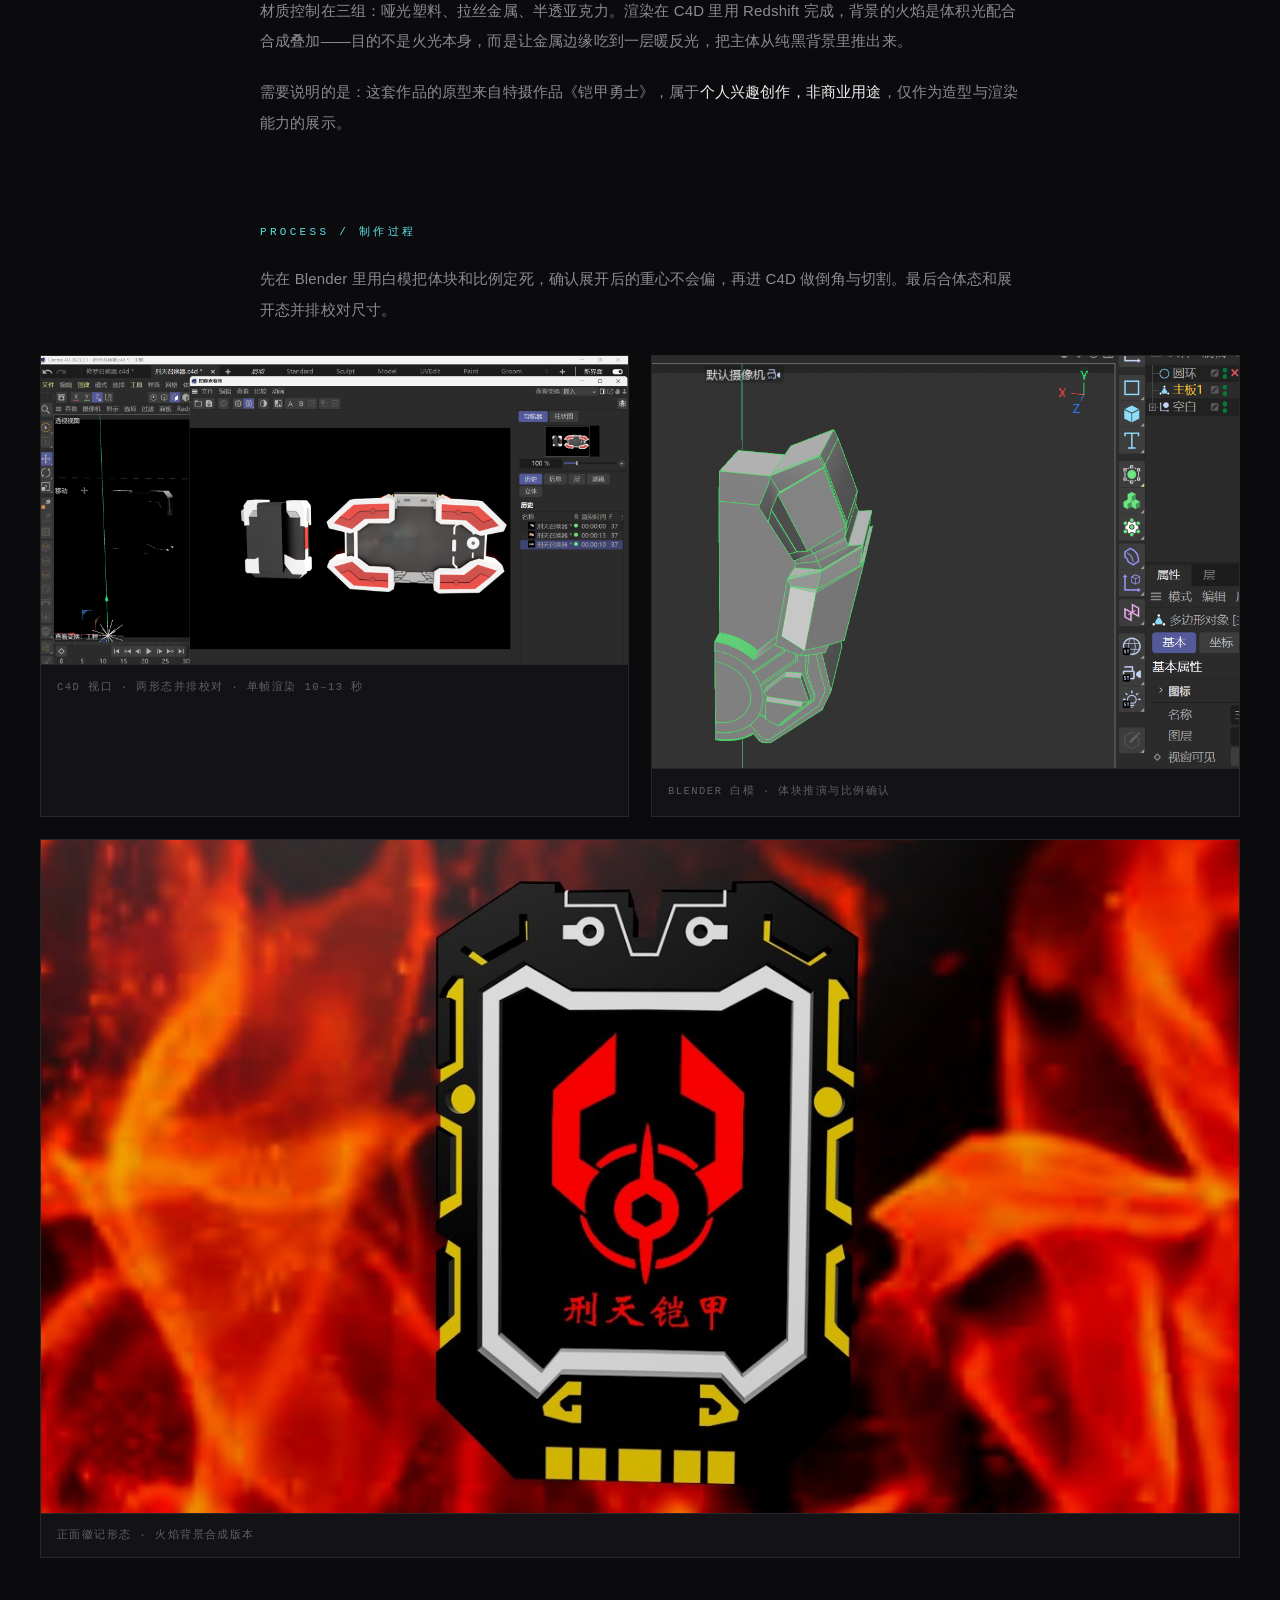
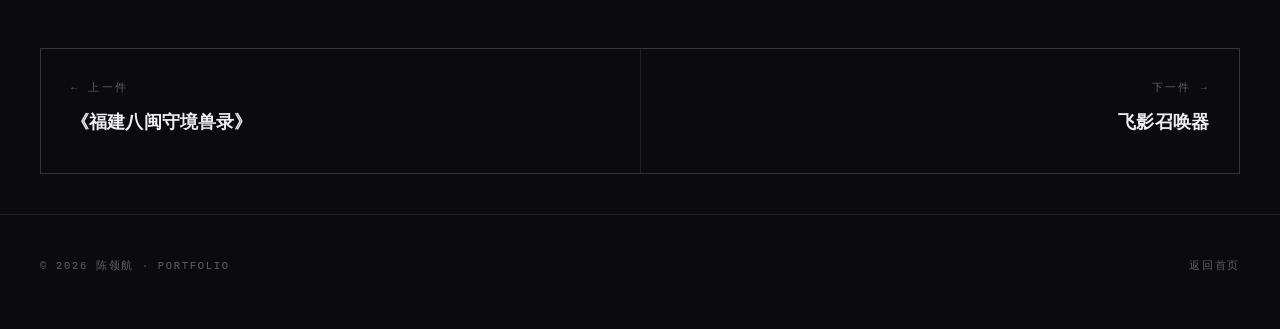
<file: works/xingtian.html>
<!DOCTYPE html>
<html lang="zh-CN">
<head>
<meta charset="UTF-8">
<meta name="viewport" content="width=device-width, initial-scale=1">
<meta name="robots" content="noindex,nofollow,noarchive,nosnippet">
<title>刑天召唤器 · 陈领航作品集</title>
<link rel="stylesheet" href="../assets/css/site.css">
</head>
<body>

<header class="nav">
  <div class="nav__inner">
    <a class="brand" href="../index.html">陈领航<small>CHEN LINGHANG</small></a>
    <nav class="nav__links">
      <a href="../index.html">作品</a>
      <a href="../about.html">关于</a>
      <a href="../resume.html">简历</a>
      <a href="../index.html#contact">联系</a>
    </nav>
  </div>
</header>

<main class="detail">
  <div class="wrap">

    <div class="detail__head">
      <div>
        <p class="detail__kicker">01 / Hard-surface</p>
        <h1>刑天召唤器</h1>
        <p class="detail__sub">「铠甲召唤器」系列的第一件。一块可以展开的腕部装置，闭合时收成一片贴腕的板，展开后是一枚放射状的徽记。</p>
      </div>
      <dl class="spec">
        <div><dt>类型</dt><dd>硬表面道具设计</dd></div>
        <div><dt>性质</dt><dd>个人兴趣 / 同人非商业</dd></div>
        <div><dt>年份</dt><dd>2026</dd></div>
        <div><dt>工具</dt><dd>C4D · Redshift · Blender</dd></div>
        <div><dt>输出</dt><dd>静帧渲染</dd></div>
      </dl>
    </div>

    <figure class="hero-shot" data-zoom>
      <img src="../assets/img/xingtian-01-exploded.jpg" alt="刑天召唤器 展开态与合体态">
    </figure>

    <section class="section" style="padding:78px 0 0">
      <div class="prose">
        <h2>Design Notes / 设计说明</h2>

        <p>这是系列里最先做的一件，也是整套的<strong>基准件</strong>——后面两件的尺寸关系、拆件逻辑、材质分组都从它派生。</p>

        <p>造型是从「可佩戴」往回倒推的。主体是一块贴腕的底盘，四片护甲以中心轴为圆心向外翻开，展开后成为一个放射状的徽章；闭合时四片收拢，厚度压在 3 厘米以内。中央是焱龙纹样的红色徽记，两侧的黄色结构条同时充当限位和视觉分隔——它既是零件，也是构图。</p>

        <p>整件只用三种颜色：<strong>亮白护甲、正红装甲、哑光黑底</strong>。颜色越少，轮廓就越要准，所以所有转折都做硬切，不靠曲面过渡，只用 1–2 mm 的倒角去吃高光，让结构自己读出明暗关系。</p>

        <blockquote>硬表面的关键其实是"厚度感"。哪怕只有 2 mm 的一块板，也要让人相信它真的有 2 mm。</blockquote>

        <p>材质控制在三组：哑光塑料、拉丝金属、半透亚克力。渲染在 C4D 里用 Redshift 完成，背景的火焰是体积光配合合成叠加——目的不是火光本身，而是让金属边缘吃到一层暖反光，把主体从纯黑背景里推出来。</p>

        <p>需要说明的是：这套作品的原型来自特摄作品《铠甲勇士》，属于<strong>个人兴趣创作，非商业用途</strong>，仅作为造型与渲染能力的展示。</p>
      </div>
    </section>

    <section class="section" style="padding:64px 0 0">
      <div class="wrap" style="padding:0">
        <div class="prose" style="max-width:760px;margin:0 auto 0">
          <h2>Process / 制作过程</h2>
          <p>先在 Blender 里用白模把体块和比例定死，确认展开后的重心不会偏，再进 C4D 做倒角与切割。最后合体态和展开态并排校对尺寸。</p>
        </div>

        <div class="proc-grid">
          <figure class="proc">
            <img src="../assets/img/process-xingtian-viewport.png" alt="C4D 视口：主体与合体态并排校对" loading="lazy">
            <figcaption>C4D 视口 · 两形态并排校对 · 单帧渲染 10–13 秒</figcaption>
          </figure>
          <figure class="proc">
            <img src="../assets/img/process-blockout-blender.png" alt="Blender 白模：体块与比例确认" loading="lazy">
            <figcaption>Blender 白模 · 体块推演与比例确认</figcaption>
          </figure>
        </div>

        <div class="gallery gallery--single" style="margin-top:22px">
          <figure>
            <img src="../assets/img/xingtian-02-emblem.jpg" alt="刑天召唤器 正面徽记形态" data-zoom loading="lazy">
            <figcaption>正面徽记形态 · 火焰背景合成版本</figcaption>
          </figure>
        </div>
      </div>
    </section>

    <nav class="pager">
      <a class="prev" href="shoujing.html">
        <span>← 上一件</span>
        <strong>《福建八闽守境兽录》</strong>
      </a>
      <a class="next" href="feiying.html">
        <span>下一件 →</span>
        <strong>飞影召唤器</strong>
      </a>
    </nav>

  </div>
</main>

<footer class="footer">
  <div class="wrap">
    <div class="footer__inner">
      <span>© 2026 陈领航 · Portfolio</span>
      <span><a href="../index.html">返回首页</a></span>
    </div>
  </div>
</footer>

<script src="../assets/js/site.js"></script>
</body>
</html>
</file>
<file: assets/css/site.css>
/* =========================================================
   陈领航 · 作品集
   深色沉浸风 / 自包含 / 无外部依赖
   ========================================================= */

:root {
  --bg: #0b0b0d;
  --panel: #131317;
  --panel-2: #18181d;
  --line: rgba(255, 255, 255, 0.09);
  --line-strong: rgba(255, 255, 255, 0.18);
  --fg: #ededef;
  --dim: #8a8a93;
  --dimmer: #5e5e66;
  --accent: #5ce1e6;
  --accent-2: #e23b2e;
  --mono: "JetBrains Mono", "SFMono-Regular", Consolas, "Liberation Mono", monospace;
  --sans: -apple-system, BlinkMacSystemFont, "Segoe UI", "PingFang SC",
    "Hiragino Sans GB", "Microsoft YaHei", "Source Han Sans SC", "Noto Sans SC",
    sans-serif;
  --max: 1320px;
  --ease: cubic-bezier(0.22, 0.61, 0.36, 1);
  --nav-h: 68px;
}

*,
*::before,
*::after {
  box-sizing: border-box;
}

html {
  -webkit-text-size-adjust: 100%;
  scroll-behavior: smooth;
}

body {
  margin: 0;
  background: var(--bg);
  color: var(--fg);
  font-family: var(--sans);
  font-size: 16px;
  line-height: 1.75;
  letter-spacing: 0.01em;
  -webkit-font-smoothing: antialiased;
  overflow-x: hidden;
}

img {
  display: block;
  max-width: 100%;
  height: auto;
}

a {
  color: inherit;
  text-decoration: none;
}

::selection {
  background: var(--accent);
  color: #06181a;
}

/* 细网格底纹 */
body::before {
  content: "";
  position: fixed;
  inset: 0;
  pointer-events: none;
  z-index: 0;
  background-image: linear-gradient(to right, rgba(255, 255, 255, 0.022) 1px, transparent 1px),
    linear-gradient(to bottom, rgba(255, 255, 255, 0.022) 1px, transparent 1px);
  background-size: 88px 88px;
  mask-image: radial-gradient(circle at 50% 0%, #000 0%, transparent 78%);
  -webkit-mask-image: radial-gradient(circle at 50% 0%, #000 0%, transparent 78%);
}

.wrap {
  width: 100%;
  max-width: var(--max);
  margin: 0 auto;
  padding: 0 40px;
  position: relative;
  z-index: 1;
}

/* ---------------- 导航 ---------------- */
.nav {
  position: fixed;
  top: 0;
  left: 0;
  right: 0;
  height: var(--nav-h);
  z-index: 100;
  display: flex;
  align-items: center;
  border-bottom: 1px solid transparent;
  transition: background 0.4s var(--ease), border-color 0.4s var(--ease);
}

.nav.is-solid {
  background: rgba(11, 11, 13, 0.82);
  backdrop-filter: blur(14px) saturate(140%);
  -webkit-backdrop-filter: blur(14px) saturate(140%);
  border-bottom-color: var(--line);
}

.nav__inner {
  width: 100%;
  max-width: var(--max);
  margin: 0 auto;
  padding: 0 40px;
  display: flex;
  align-items: center;
  justify-content: space-between;
  gap: 24px;
}

.brand {
  display: flex;
  align-items: baseline;
  gap: 10px;
  font-weight: 600;
  letter-spacing: 0.14em;
  font-size: 13px;
}

.brand small {
  font-family: var(--mono);
  font-size: 10px;
  color: var(--dimmer);
  letter-spacing: 0.18em;
}

.nav__links {
  display: flex;
  align-items: center;
  gap: 30px;
  font-size: 13px;
  color: var(--dim);
}

.nav__links a {
  position: relative;
  padding: 4px 0;
  transition: color 0.25s var(--ease);
}

.nav__links a::after {
  content: "";
  position: absolute;
  left: 0;
  bottom: 0;
  width: 0;
  height: 1px;
  background: var(--accent);
  transition: width 0.32s var(--ease);
}

.nav__links a:hover,
.nav__links a[aria-current="page"] {
  color: var(--fg);
}

.nav__links a:hover::after,
.nav__links a[aria-current="page"]::after {
  width: 100%;
}

/* ---------------- 封面 ---------------- */
.hero {
  position: relative;
  min-height: 100vh;
  min-height: 100svh;
  display: flex;
  align-items: flex-end;
  overflow: hidden;
  padding-top: var(--nav-h);
}

.hero__bg {
  position: absolute;
  inset: -6%;
  background-size: cover;
  background-position: center 42%;
  filter: saturate(0.82) contrast(1.05);
  transform: scale(1.06);
  animation: heroDrift 28s ease-in-out infinite alternate;
}

@keyframes heroDrift {
  from {
    transform: scale(1.06) translate3d(0, 0, 0);
  }
  to {
    transform: scale(1.13) translate3d(-1.6%, -1.2%, 0);
  }
}

.hero__veil {
  position: absolute;
  inset: 0;
  background: radial-gradient(120% 90% at 50% 8%, rgba(11, 11, 13, 0.32) 0%, rgba(11, 11, 13, 0.86) 52%, var(--bg) 88%),
    linear-gradient(to top, var(--bg) 4%, rgba(11, 11, 13, 0.15) 62%);
}

.hero__inner {
  position: relative;
  z-index: 2;
  width: 100%;
  max-width: var(--max);
  margin: 0 auto;
  padding: 0 40px 76px;
}

.hero__eyebrow {
  font-family: var(--mono);
  font-size: 11px;
  letter-spacing: 0.34em;
  color: var(--accent);
  text-transform: uppercase;
  margin: 0 0 26px;
  display: flex;
  align-items: center;
  gap: 14px;
}

.hero__eyebrow::before {
  content: "";
  width: 46px;
  height: 1px;
  background: var(--accent);
  opacity: 0.7;
}

.hero h1 {
  margin: 0;
  font-size: clamp(48px, 9.2vw, 132px);
  line-height: 0.94;
  font-weight: 700;
  letter-spacing: -0.02em;
}

.hero h1 span {
  display: block;
  font-size: clamp(15px, 2.1vw, 24px);
  font-weight: 400;
  letter-spacing: 0.06em;
  color: var(--dim);
  line-height: 1.6;
  margin-top: 22px;
  max-width: 30ch;
}

.hero__meta {
  margin-top: 46px;
  display: flex;
  flex-wrap: wrap;
  gap: 12px 34px;
  align-items: center;
  font-family: var(--mono);
  font-size: 11px;
  letter-spacing: 0.16em;
  color: var(--dimmer);
  text-transform: uppercase;
}

.hero__meta b {
  color: var(--dim);
  font-weight: 400;
}

.hero__scroll {
  position: absolute;
  right: 40px;
  bottom: 34px;
  z-index: 3;
  font-family: var(--mono);
  font-size: 10px;
  letter-spacing: 0.3em;
  color: var(--dimmer);
  writing-mode: vertical-rl;
  display: flex;
  align-items: center;
  gap: 12px;
}

.hero__scroll::after {
  content: "";
  width: 1px;
  height: 54px;
  background: linear-gradient(to bottom, var(--dimmer), transparent);
  animation: scrollPulse 2.6s ease-in-out infinite;
}

@keyframes scrollPulse {
  0%, 100% { opacity: 0.25; transform: scaleY(0.7); }
  50% { opacity: 1; transform: scaleY(1); }
}

/* ---------------- 通用区块 ---------------- */
.section {
  padding: 108px 0;
  position: relative;
  z-index: 1;
}

.section--tight {
  padding: 72px 0;
}

.section__head {
  display: flex;
  align-items: flex-end;
  justify-content: space-between;
  gap: 30px;
  padding-bottom: 26px;
  margin-bottom: 46px;
  border-bottom: 1px solid var(--line);
}

.section__title {
  margin: 0;
  font-size: clamp(22px, 3vw, 34px);
  font-weight: 600;
  letter-spacing: -0.01em;
  line-height: 1.25;
}

.section__title em {
  font-style: normal;
  color: var(--dimmer);
  font-weight: 400;
  font-size: 0.52em;
  letter-spacing: 0.24em;
  font-family: var(--mono);
  display: block;
  margin-bottom: 12px;
  text-transform: uppercase;
}

.section__note {
  font-family: var(--mono);
  font-size: 11px;
  color: var(--dimmer);
  letter-spacing: 0.16em;
  white-space: nowrap;
  text-transform: uppercase;
}

/* ---------------- 作品网格 ---------------- */
.works {
  display: grid;
  grid-template-columns: repeat(12, 1fr);
  gap: 26px;
}

.card {
  position: relative;
  grid-column: span 6;
  background: var(--panel);
  border: 1px solid var(--line);
  overflow: hidden;
  display: block;
  transition: border-color 0.4s var(--ease), transform 0.5s var(--ease);
}

.card:hover {
  border-color: var(--line-strong);
  transform: translateY(-3px);
}

.card--7 { grid-column: span 7; }
.card--5 { grid-column: span 5; }
.card--6 { grid-column: span 6; }
.card--12 { grid-column: span 12; }

.card__media {
  position: relative;
  overflow: hidden;
  aspect-ratio: 16 / 9;
  background: #08080a;
}

.card--tall .card__media { aspect-ratio: 4 / 3; }
.card--wide .card__media { aspect-ratio: 21 / 9; }

.card__media img {
  width: 100%;
  height: 100%;
  object-fit: cover;
  transition: transform 0.9s var(--ease), filter 0.6s var(--ease);
  filter: saturate(0.95);
}

.card:hover .card__media img {
  transform: scale(1.045);
  filter: saturate(1.06);
}

.card__media::after {
  content: "";
  position: absolute;
  inset: 0;
  background: linear-gradient(to top, rgba(8, 8, 10, 0.75) 0%, rgba(8, 8, 10, 0.05) 45%, transparent 70%);
  pointer-events: none;
}

.card__tag {
  position: absolute;
  top: 16px;
  left: 16px;
  z-index: 2;
  font-family: var(--mono);
  font-size: 10px;
  letter-spacing: 0.2em;
  text-transform: uppercase;
  color: var(--fg);
  background: rgba(8, 8, 10, 0.55);
  border: 1px solid rgba(255, 255, 255, 0.16);
  padding: 5px 9px;
  backdrop-filter: blur(6px);
  -webkit-backdrop-filter: blur(6px);
}

.card__body {
  padding: 18px 22px 22px;
  display: flex;
  align-items: baseline;
  justify-content: space-between;
  gap: 18px;
}

.card__title {
  margin: 0;
  font-size: 17px;
  font-weight: 600;
  letter-spacing: 0.01em;
  transition: color 0.3s var(--ease);
}

.card:hover .card__title { color: var(--accent); }

.card__sub {
  display: block;
  font-size: 12px;
  color: var(--dimmer);
  font-family: var(--mono);
  letter-spacing: 0.12em;
  margin-top: 6px;
  text-transform: uppercase;
}

.card__idx {
  font-family: var(--mono);
  font-size: 11px;
  color: var(--dimmer);
  letter-spacing: 0.16em;
  flex: none;
}

/* ---------------- 能力三栏 ---------------- */
.capabilities {
  display: grid;
  grid-template-columns: repeat(3, 1fr);
  gap: 1px;
  background: var(--line);
  border: 1px solid var(--line);
}

.cap {
  background: var(--bg);
  padding: 34px 30px 38px;
  transition: background 0.4s var(--ease);
}

.cap:hover { background: var(--panel); }

.cap__no {
  font-family: var(--mono);
  font-size: 11px;
  color: var(--accent);
  letter-spacing: 0.22em;
  margin-bottom: 18px;
  display: block;
}

.cap h3 {
  margin: 0 0 12px;
  font-size: 17px;
  font-weight: 600;
}

.cap p {
  margin: 0;
  font-size: 13.5px;
  color: var(--dim);
  line-height: 1.85;
}

.cap ul {
  margin: 18px 0 0;
  padding: 0;
  list-style: none;
  display: flex;
  flex-wrap: wrap;
  gap: 7px;
}

.cap li {
  font-family: var(--mono);
  font-size: 10.5px;
  letter-spacing: 0.1em;
  color: var(--dim);
  border: 1px solid var(--line);
  padding: 4px 8px;
}

/* ---------------- 关于 / 联系 ---------------- */
.about-block {
  display: grid;
  grid-template-columns: 1fr 1fr;
  gap: 64px;
  align-items: start;
}

.about-block p {
  margin: 0 0 20px;
  color: var(--dim);
  font-size: 15px;
  line-height: 1.95;
}

.about-block p strong {
  color: var(--fg);
  font-weight: 500;
}

.timeline {
  margin: 0;
  padding: 0;
  list-style: none;
  border-left: 1px solid var(--line);
}

.timeline li {
  position: relative;
  padding: 0 0 26px 26px;
  font-size: 13.5px;
  color: var(--dim);
}

.timeline li::before {
  content: "";
  position: absolute;
  left: -3.5px;
  top: 9px;
  width: 6px;
  height: 6px;
  border-radius: 50%;
  background: var(--dimmer);
}

.timeline li.is-now::before {
  background: var(--accent);
  box-shadow: 0 0 0 4px rgba(92, 225, 230, 0.12);
}

.timeline b {
  display: block;
  color: var(--fg);
  font-weight: 500;
  font-size: 14px;
}

.timeline span {
  font-family: var(--mono);
  font-size: 10.5px;
  letter-spacing: 0.16em;
  color: var(--dimmer);
  display: block;
  margin-bottom: 3px;
}

.contact {
  display: grid;
  grid-template-columns: 1fr 1fr;
  gap: 1px;
  background: var(--line);
  border: 1px solid var(--line);
}

.contact__item {
  background: var(--bg);
  padding: 30px 30px 34px;
}

.contact__item span {
  display: block;
  font-family: var(--mono);
  font-size: 10.5px;
  letter-spacing: 0.22em;
  color: var(--dimmer);
  text-transform: uppercase;
  margin-bottom: 12px;
}

.contact__item strong,
.contact__item a {
  font-size: 17px;
  font-weight: 500;
  letter-spacing: 0.02em;
  color: var(--fg);
  transition: color 0.3s var(--ease);
  word-break: break-all;
}

.contact__item a:hover { color: var(--accent); }

.btn-ghost {
  display: inline-flex;
  align-items: center;
  gap: 10px;
  border: 1px solid var(--line-strong);
  background: transparent;
  color: var(--dim);
  font-family: var(--mono);
  font-size: 11px;
  letter-spacing: 0.16em;
  padding: 9px 16px;
  cursor: pointer;
  transition: all 0.3s var(--ease);
  text-transform: uppercase;
}

.btn-ghost:hover {
  color: var(--fg);
  border-color: var(--accent);
  background: rgba(92, 225, 230, 0.06);
}

/* ---------------- 页脚 ---------------- */
.footer {
  border-top: 1px solid var(--line);
  padding: 42px 0 54px;
  margin-top: 40px;
  position: relative;
  z-index: 1;
}

.footer__inner {
  display: flex;
  flex-wrap: wrap;
  align-items: center;
  justify-content: space-between;
  gap: 18px;
  font-family: var(--mono);
  font-size: 10.5px;
  letter-spacing: 0.16em;
  color: var(--dimmer);
  text-transform: uppercase;
}

.footer__inner a:hover { color: var(--fg); }

/* ---------------- 作品详情页 ---------------- */
.detail {
  padding-top: calc(var(--nav-h) + 64px);
}

.detail__head {
  display: grid;
  grid-template-columns: 1.55fr 1fr;
  gap: 60px;
  align-items: end;
  padding-bottom: 46px;
  border-bottom: 1px solid var(--line);
}

.detail__kicker {
  font-family: var(--mono);
  font-size: 11px;
  letter-spacing: 0.3em;
  color: var(--accent);
  text-transform: uppercase;
  margin-bottom: 22px;
  display: flex;
  align-items: center;
  gap: 14px;
}

.detail__kicker::before {
  content: "";
  width: 38px;
  height: 1px;
  background: currentColor;
  opacity: 0.65;
}

.detail h1 {
  margin: 0;
  font-size: clamp(34px, 5.4vw, 68px);
  line-height: 1.06;
  font-weight: 700;
  letter-spacing: -0.02em;
}

.detail__sub {
  margin: 20px 0 0;
  color: var(--dim);
  font-size: 15px;
  max-width: 46ch;
}

.spec {
  margin: 0;
  border-top: 1px solid var(--line);
}

.spec > div {
  display: flex;
  justify-content: space-between;
  gap: 20px;
  padding: 13px 0;
  border-bottom: 1px solid var(--line);
  font-size: 12.5px;
}

.spec dt {
  font-family: var(--mono);
  font-size: 10.5px;
  letter-spacing: 0.18em;
  color: var(--dimmer);
  text-transform: uppercase;
  margin: 0;
  flex: none;
}

.spec dd {
  margin: 0;
  color: var(--fg);
  text-align: right;
}

.hero-shot {
  margin: 54px 0 0;
  border: 1px solid var(--line);
  background: #08080a;
  overflow: hidden;
  cursor: zoom-in;
}

.hero-shot img {
  width: 100%;
  transition: transform 1s var(--ease);
}

.hero-shot:hover img { transform: scale(1.012); }

.prose {
  max-width: 760px;
  margin: 0 auto;
}

.prose h2 {
  font-family: var(--mono);
  font-size: 11px;
  letter-spacing: 0.3em;
  color: var(--accent);
  text-transform: uppercase;
  margin: 0 0 22px;
  font-weight: 400;
}

.prose h3 {
  font-size: 16px;
  margin: 34px 0 10px;
  font-weight: 600;
  letter-spacing: 0.01em;
}

.prose p {
  margin: 0 0 20px;
  color: var(--dim);
  font-size: 15px;
  line-height: 2.05;
}

.prose p strong {
  color: var(--fg);
  font-weight: 500;
}

.prose blockquote {
  margin: 30px 0;
  padding: 4px 0 4px 22px;
  border-left: 2px solid var(--accent);
  color: var(--fg);
  font-size: 15.5px;
  line-height: 1.9;
}

.prose ul {
  color: var(--dim);
  font-size: 14.5px;
  line-height: 2;
  padding-left: 20px;
  margin: 0 0 22px;
}

/* 过程图 */
.proc-grid {
  display: grid;
  grid-template-columns: repeat(2, 1fr);
  gap: 22px;
  margin-top: 30px;
}

.proc {
  margin: 0;
  border: 1px solid var(--line);
  background: var(--panel);
  overflow: hidden;
}

.proc img {
  width: 100%;
  cursor: zoom-in;
  transition: transform 0.8s var(--ease);
}

.proc:hover img { transform: scale(1.02); }

.proc figcaption {
  padding: 13px 16px 15px;
  font-family: var(--mono);
  font-size: 10.5px;
  letter-spacing: 0.14em;
  color: var(--dimmer);
  border-top: 1px solid var(--line);
  text-transform: uppercase;
}

.proc.is-empty { display: none; }

/* 图组 */
.gallery {
  display: grid;
  grid-template-columns: repeat(2, 1fr);
  gap: 22px;
  margin-top: 30px;
}

.gallery figure {
  margin: 0;
  border: 1px solid var(--line);
  overflow: hidden;
  background: var(--panel);
}

.gallery img {
  width: 100%;
  cursor: zoom-in;
  transition: transform 0.8s var(--ease);
}

.gallery figure:hover img { transform: scale(1.03); }

.gallery figure.is-empty { display: none; }

.gallery figcaption {
  padding: 12px 16px;
  font-family: var(--mono);
  font-size: 10.5px;
  letter-spacing: 0.14em;
  color: var(--dimmer);
  border-top: 1px solid var(--line);
}

.gallery--single { grid-template-columns: 1fr; }

/* 上一件 / 下一件 */
.pager {
  display: grid;
  grid-template-columns: 1fr 1fr;
  gap: 1px;
  background: var(--line);
  border: 1px solid var(--line);
  margin-top: 90px;
}

.pager a {
  background: var(--bg);
  padding: 30px 30px 34px;
  transition: background 0.4s var(--ease);
}

.pager a:hover { background: var(--panel); }

.pager span {
  display: block;
  font-family: var(--mono);
  font-size: 10.5px;
  letter-spacing: 0.22em;
  color: var(--dimmer);
  text-transform: uppercase;
  margin-bottom: 10px;
}

.pager strong {
  font-size: 18px;
  font-weight: 600;
  color: var(--fg);
}

.pager a:hover strong { color: var(--accent); }

.pager a.next { text-align: right; }

/* ---------------- 灯箱 ---------------- */
.lightbox {
  position: fixed;
  inset: 0;
  z-index: 300;
  background: rgba(6, 6, 8, 0.96);
  display: none;
  align-items: center;
  justify-content: center;
  padding: 4vh 4vw;
  cursor: zoom-out;
  backdrop-filter: blur(8px);
  -webkit-backdrop-filter: blur(8px);
}

.lightbox.is-open {
  display: flex;
  animation: fadeIn 0.28s var(--ease);
}

@keyframes fadeIn {
  from { opacity: 0; }
  to { opacity: 1; }
}

.lightbox img {
  max-width: 100%;
  max-height: 92vh;
  object-fit: contain;
  box-shadow: 0 30px 90px rgba(0, 0, 0, 0.7);
}

.lightbox__close {
  position: absolute;
  top: 22px;
  right: 28px;
  font-family: var(--mono);
  font-size: 11px;
  letter-spacing: 0.22em;
  color: var(--dim);
  text-transform: uppercase;
}

/* ---------------- 滚动淡入 ---------------- */
.reveal {
  opacity: 0;
  transform: translateY(22px);
  transition: opacity 0.9s var(--ease), transform 0.9s var(--ease);
}

.reveal.is-in {
  opacity: 1;
  transform: none;
}

@media (prefers-reduced-motion: reduce) {
  .reveal { opacity: 1; transform: none; }
  .hero__bg { animation: none; }
  html { scroll-behavior: auto; }
}

/* ---------------- 简历页 ---------------- */
.resume-head {
  display: flex;
  align-items: flex-end;
  justify-content: space-between;
  gap: 30px;
  padding-bottom: 34px;
  border-bottom: 1px solid var(--line);
}

.resume-head h1 {
  margin: 0;
  font-size: clamp(30px, 4.4vw, 52px);
  letter-spacing: -0.02em;
  line-height: 1.1;
}

.resume-head p {
  margin: 12px 0 0;
  font-family: var(--mono);
  font-size: 11px;
  letter-spacing: 0.2em;
  color: var(--dimmer);
  text-transform: uppercase;
}

.resume-grid {
  display: grid;
  grid-template-columns: 1fr 1fr;
  gap: 56px;
  margin-top: 54px;
}

.resume-block {
  margin-bottom: 46px;
}

.resume-block h2 {
  font-family: var(--mono);
  font-size: 10.5px;
  letter-spacing: 0.26em;
  color: var(--accent);
  text-transform: uppercase;
  margin: 0 0 20px;
  padding-bottom: 10px;
  border-bottom: 1px solid var(--line);
  font-weight: 400;
}

.resume-item {
  margin-bottom: 24px;
}

.resume-item h3 {
  margin: 0 0 4px;
  font-size: 15.5px;
  font-weight: 600;
}

.resume-item p {
  margin: 0;
  font-size: 13.5px;
  color: var(--dim);
  line-height: 1.85;
}

.resume-item em {
  font-style: normal;
  font-family: var(--mono);
  font-size: 10.5px;
  letter-spacing: 0.16em;
  color: var(--dimmer);
  display: block;
  margin-bottom: 2px;
}

.resume-item ul {
  margin: 8px 0 0;
  padding-left: 18px;
  font-size: 13.5px;
  color: var(--dim);
  line-height: 1.9;
}

/* ---------------- 工具页 ---------------- */
.toolbox {
  max-width: 720px;
  margin: 0 auto;
}

.toolbox label {
  display: block;
  font-family: var(--mono);
  font-size: 10.5px;
  letter-spacing: 0.2em;
  color: var(--dimmer);
  text-transform: uppercase;
  margin-bottom: 10px;
}

.toolbox input {
  width: 100%;
  background: var(--panel);
  border: 1px solid var(--line-strong);
  color: var(--fg);
  font-family: var(--mono);
  font-size: 13px;
  padding: 14px 16px;
  outline: none;
  transition: border-color 0.3s var(--ease);
}

.toolbox input:focus { border-color: var(--accent); }

.qr-holder {
  margin-top: 30px;
  background: #fff;
  padding: 18px;
  display: inline-block;
  border-radius: 2px;
}

.qr-holder img {
  width: 260px;
  height: 260px;
  image-rendering: pixelated;
}

.toolbox .hint {
  font-size: 13px;
  color: var(--dim);
  line-height: 1.9;
}

/* ---------------- 响应式 ---------------- */
@media (max-width: 1024px) {
  .wrap, .nav__inner, .hero__inner { padding-left: 26px; padding-right: 26px; }
  .card--7, .card--5, .card--6 { grid-column: span 6; }
  .detail__head { grid-template-columns: 1fr; gap: 34px; align-items: start; }
  .about-block { grid-template-columns: 1fr; gap: 40px; }
  .resume-grid { grid-template-columns: 1fr; gap: 20px; }
  .capabilities { grid-template-columns: 1fr; }
}

@media (max-width: 760px) {
  body { font-size: 15px; line-height: 1.8; }
  .section { padding: 72px 0; }
  .works { gap: 18px; }
  .card, .card--7, .card--5, .card--6, .card--12 { grid-column: span 12; }
  .card__media { aspect-ratio: 16 / 10; }
  .hero__inner { padding-bottom: 56px; }
  .hero__scroll { display: none; }
  .nav__links { gap: 18px; font-size: 12px; }
  .brand small { display: none; }
  .section__head { flex-direction: column; align-items: flex-start; gap: 10px; margin-bottom: 30px; }
  .section__note { white-space: normal; }
  .proc-grid, .gallery { grid-template-columns: 1fr; }
  .contact { grid-template-columns: 1fr; }
  .pager { grid-template-columns: 1fr; }
  .pager a.next { text-align: left; }
  .detail { padding-top: calc(var(--nav-h) + 38px); }
  .hero-shot { margin-top: 34px; }
  .prose p { font-size: 14.5px; line-height: 1.95; }
}

@media print {
  body { background: #fff; color: #111; }
  .nav, .footer, .pager, .lightbox, .hero__scroll { display: none !important; }
  body::before { display: none; }
  .detail, .section { padding-top: 0; }
  .resume-block h2 { color: #111; border-color: #ccc; }
  .resume-item p, .prose p { color: #333; }
}
</file>
